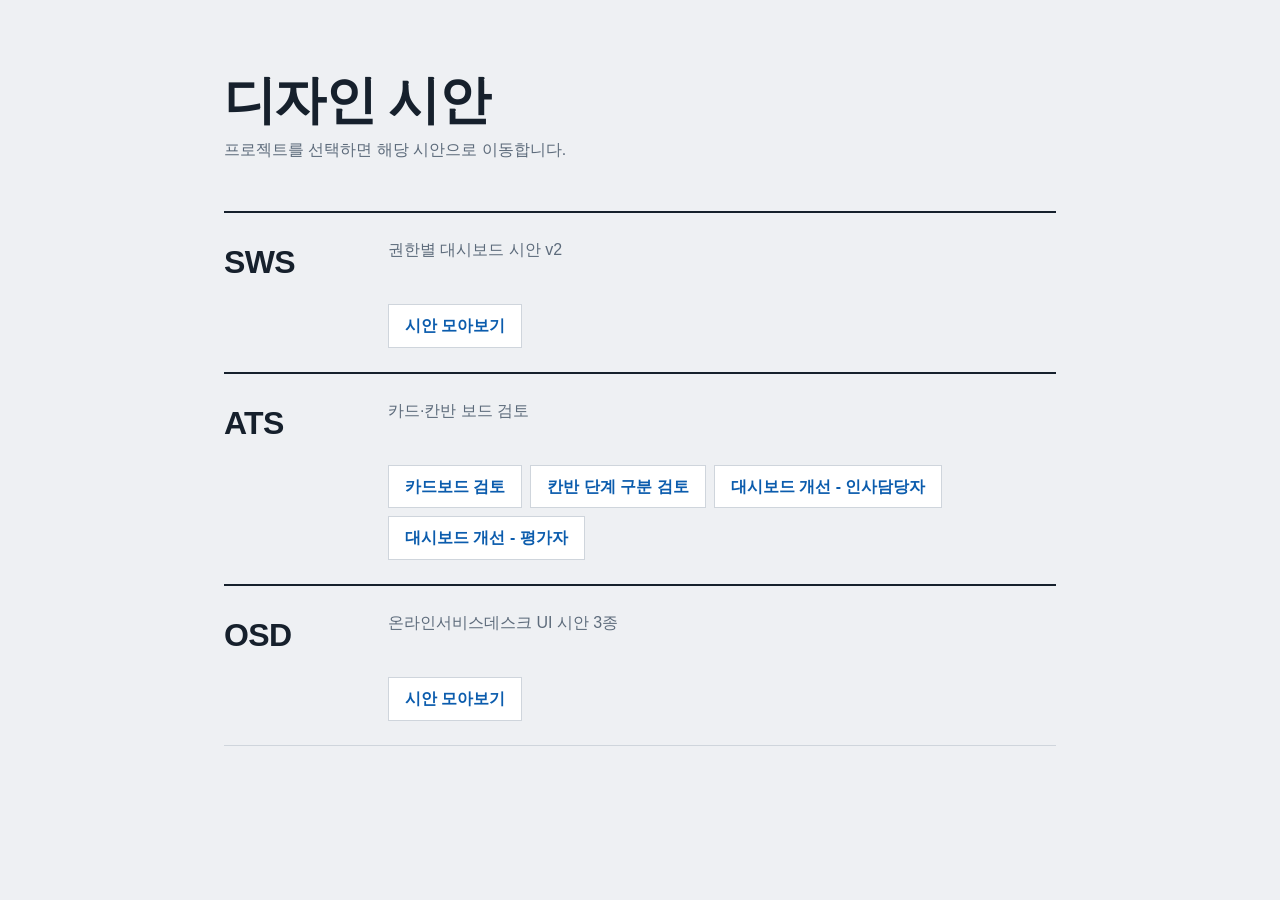
<file: index.html>
<!doctype html>
<html lang="ko">
<head>
<meta charset="utf-8">
<meta name="viewport" content="width=device-width, initial-scale=1">
<title>디자인 시안 모음</title>
<style>
:root{--bg:#eef0f3;--ink:#16202c;--sub:#5d6b7b;--line:#cfd5dc;--accent:#0b5cad;--card:#fff}
@media(prefers-color-scheme:dark){:root{--bg:#10151b;--ink:#e8ecf0;--sub:#8b98a6;--line:#2a333d;--accent:#6db3f2;--card:#171e26}}
*{box-sizing:border-box}
body{margin:0;min-height:100vh;background:var(--bg);color:var(--ink);font:16px/1.6 "Pretendard","Malgun Gothic",sans-serif}
main{max-width:880px;margin:auto;padding:72px 24px}
h1{font-size:clamp(32px,6vw,52px);letter-spacing:-.03em;line-height:1.1;margin:0 0 8px}
.lead{color:var(--sub);margin:0 0 48px}
.project{display:grid;grid-template-columns:140px 1fr;gap:8px 24px;padding:24px 0;border-top:2px solid var(--ink)}
.project:last-child{border-bottom:1px solid var(--line)}
h2{margin:0;font-size:32px;letter-spacing:-.02em}
.desc{margin:0;color:var(--sub);grid-column:2}
ul{grid-column:2;list-style:none;margin:8px 0 0;padding:0;display:flex;flex-wrap:wrap;gap:8px}
a{display:block;padding:8px 16px;background:var(--card);border:1px solid var(--line);color:var(--accent);text-decoration:none;font-weight:600}
a:hover{border-color:var(--accent)}
a:focus-visible{outline:3px solid var(--accent);outline-offset:2px}
@media(max-width:600px){.project{grid-template-columns:1fr}.desc,ul{grid-column:1}}
</style>
</head>
<body>
<main>
<h1>디자인 시안</h1>
<p class="lead">프로젝트를 선택하면 해당 시안으로 이동합니다.</p>

<section class="project">
<h2>SWS</h2>
<p class="desc">권한별 대시보드 시안 v2</p>
<ul><li><a href="sws/index.html">시안 모아보기</a></li></ul>
</section>

<section class="project">
<h2>ATS</h2>
<p class="desc">카드·칸반 보드 검토</p>
<ul>
<li><a href="ats/card-review.html">카드보드 검토</a></li>
<li><a href="ats/kanban-review.html">칸반 단계 구분 검토</a></li>
<li><a href="ats/dashboard-hr-redesign.html">대시보드 개선 - 인사담당자</a></li>
<li><a href="ats/dashboard-evaluator-redesign.html">대시보드 개선 - 평가자</a></li>
</ul>
</section>

<section class="project">
<h2>OSD</h2>
<p class="desc">온라인서비스데스크 UI 시안 3종</p>
<ul><li><a href="osd/index.html">시안 모아보기</a></li></ul>
</section>
</main>
</body>
</html>
</file>
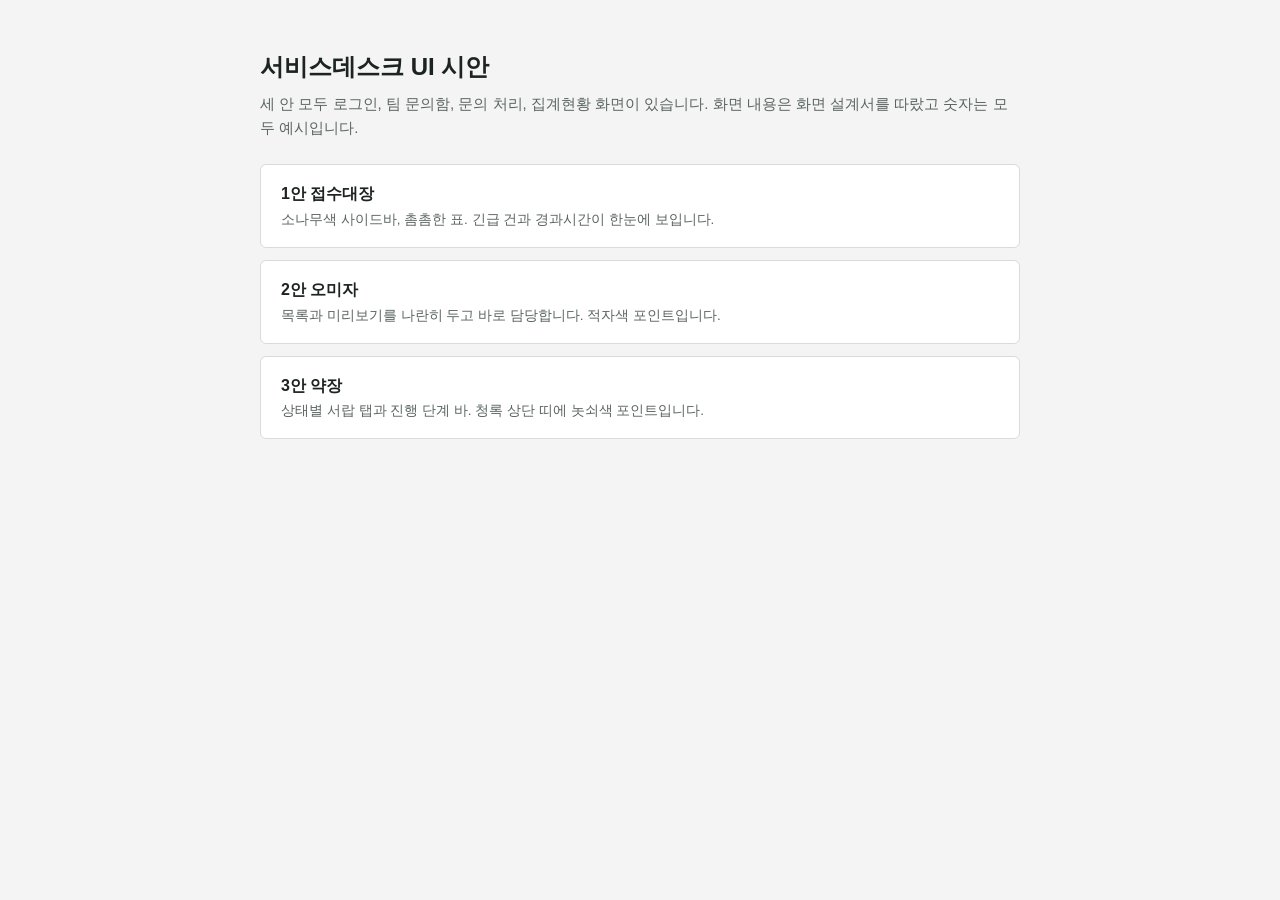
<file: osd/index.html>
<!-- 서비스데스크 UI 시안 3종을 고르는 시작 페이지 -->
<!doctype html>
<html lang="ko">
<head>
<meta charset="utf-8">
<meta name="viewport" content="width=device-width, initial-scale=1">
<title>서비스데스크 UI 시안</title>
<style>
  body { margin: 0; font: 15px/1.6 'Malgun Gothic', sans-serif; color: #1c2321; background: #f3f4f3; }
  main { max-width: 760px; margin: 0 auto; padding: 48px 20px; }
  h1 { font-size: 24px; margin: 0 0 6px; }
  p { margin: 0 0 24px; color: #5b6562; }
  ul { list-style: none; margin: 0; padding: 0; display: grid; gap: 12px; }
  a { display: block; padding: 16px 20px; background: #fff; border: 1px solid #d8dcda; border-radius: 6px; color: inherit; text-decoration: none; }
  a:hover { border-color: #1b6b50; }
  a:focus-visible { outline: 2px solid #2b7bd6; outline-offset: 2px; }
  b { display: block; font-size: 16px; }
  span { color: #5b6562; font-size: 13.5px; }
</style>
</head>
<body>
<main>
  <h1>서비스데스크 UI 시안</h1>
  <p>세 안 모두 로그인, 팀 문의함, 문의 처리, 집계현황 화면이 있습니다. 화면 내용은 화면 설계서를 따랐고 숫자는 모두 예시입니다.</p>
  <ul>
    <li><a href="v1-ledger/index.html"><b>1안 접수대장</b><span>소나무색 사이드바, 촘촘한 표. 긴급 건과 경과시간이 한눈에 보입니다.</span></a></li>
    <li><a href="v2-omija/index.html"><b>2안 오미자</b><span>목록과 미리보기를 나란히 두고 바로 담당합니다. 적자색 포인트입니다.</span></a></li>
    <li><a href="v3-yakjang/index.html"><b>3안 약장</b><span>상태별 서랍 탭과 진행 단계 바. 청록 상단 띠에 놋쇠색 포인트입니다.</span></a></li>
  </ul>
</main>
</body>
</html>
</file>
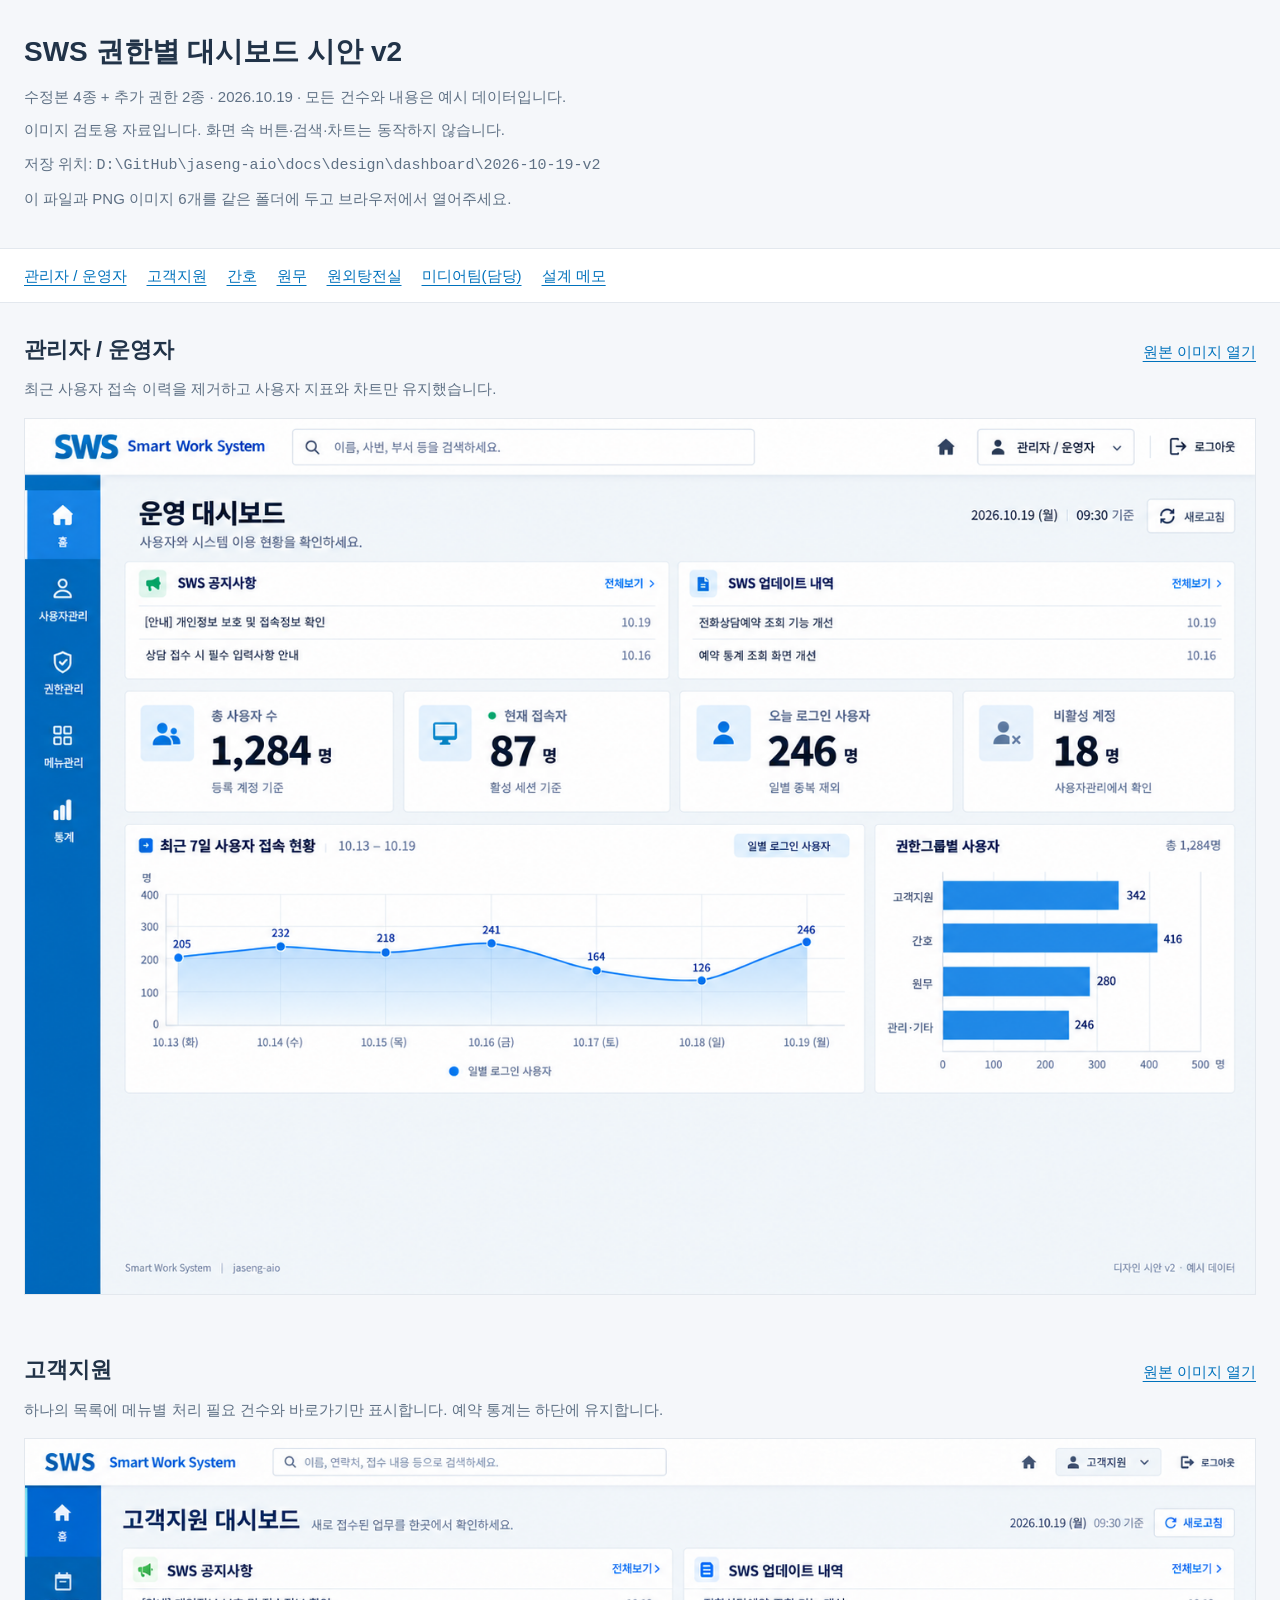
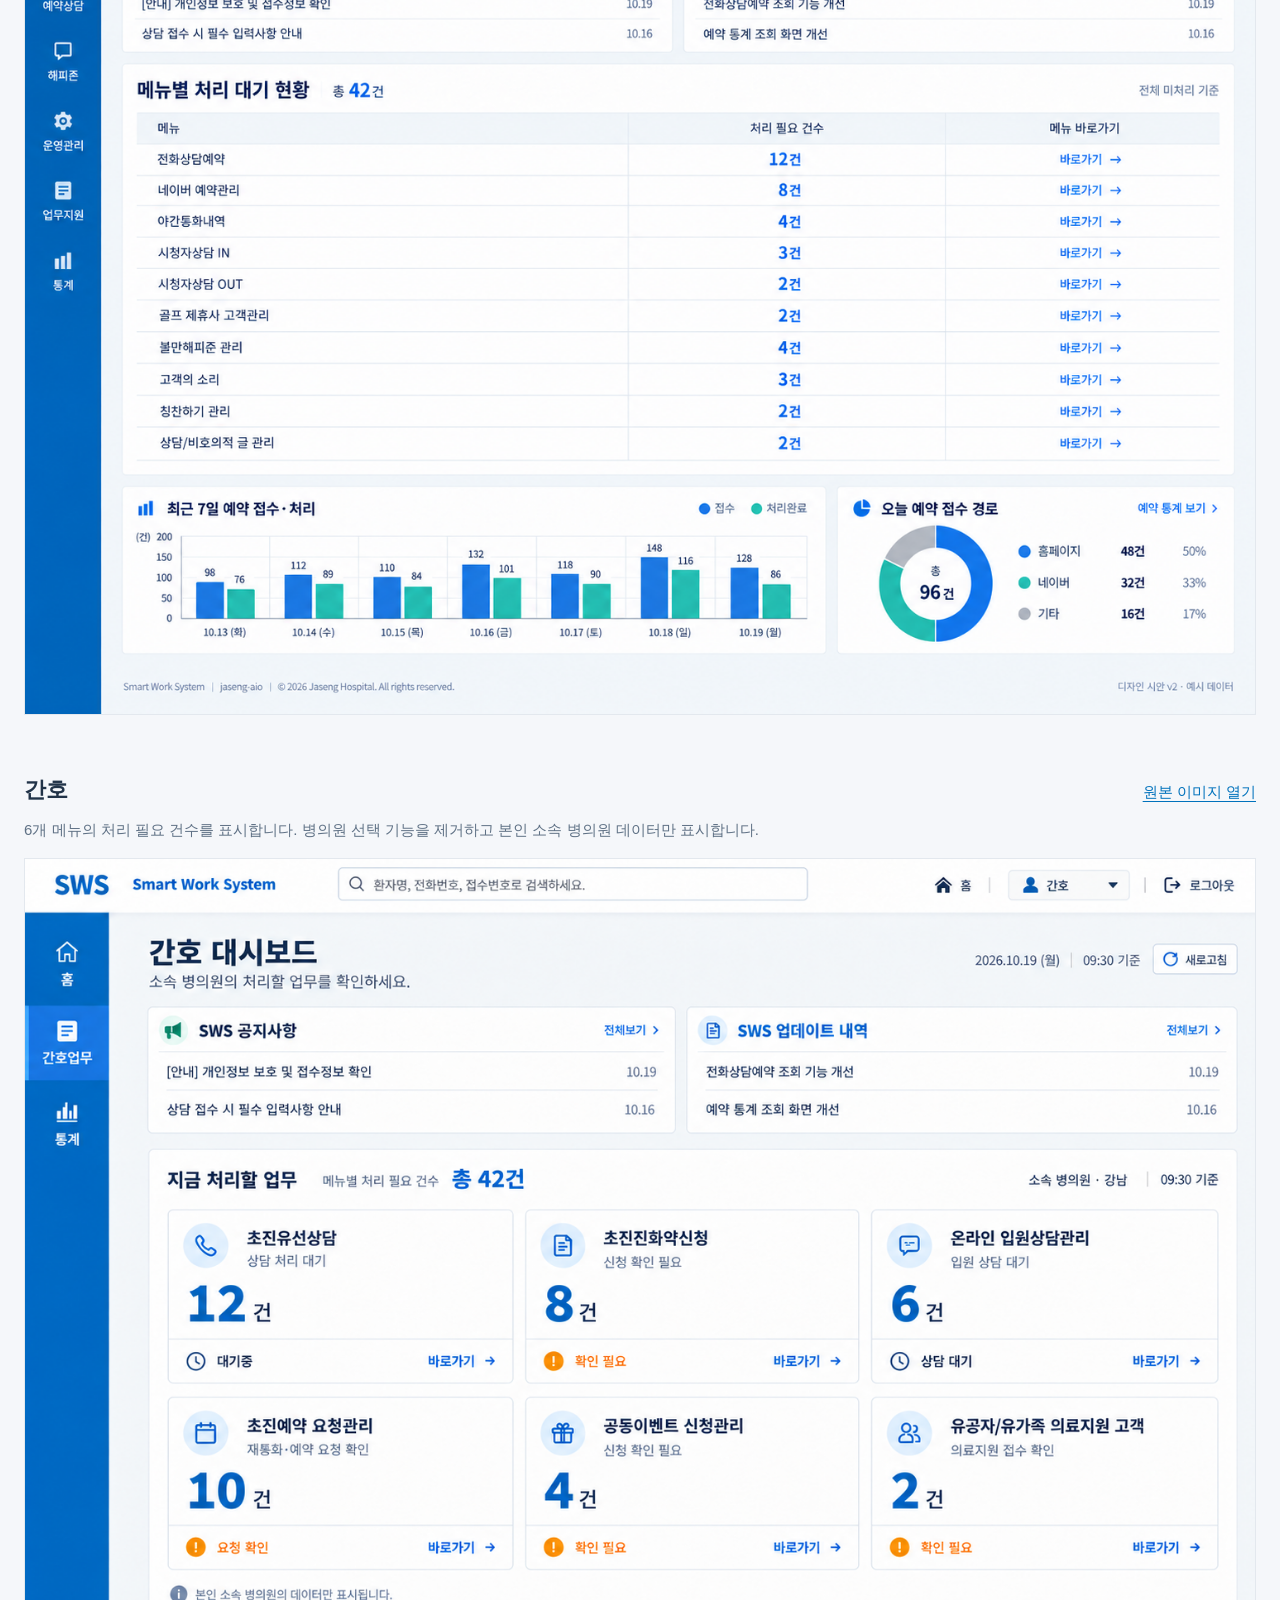
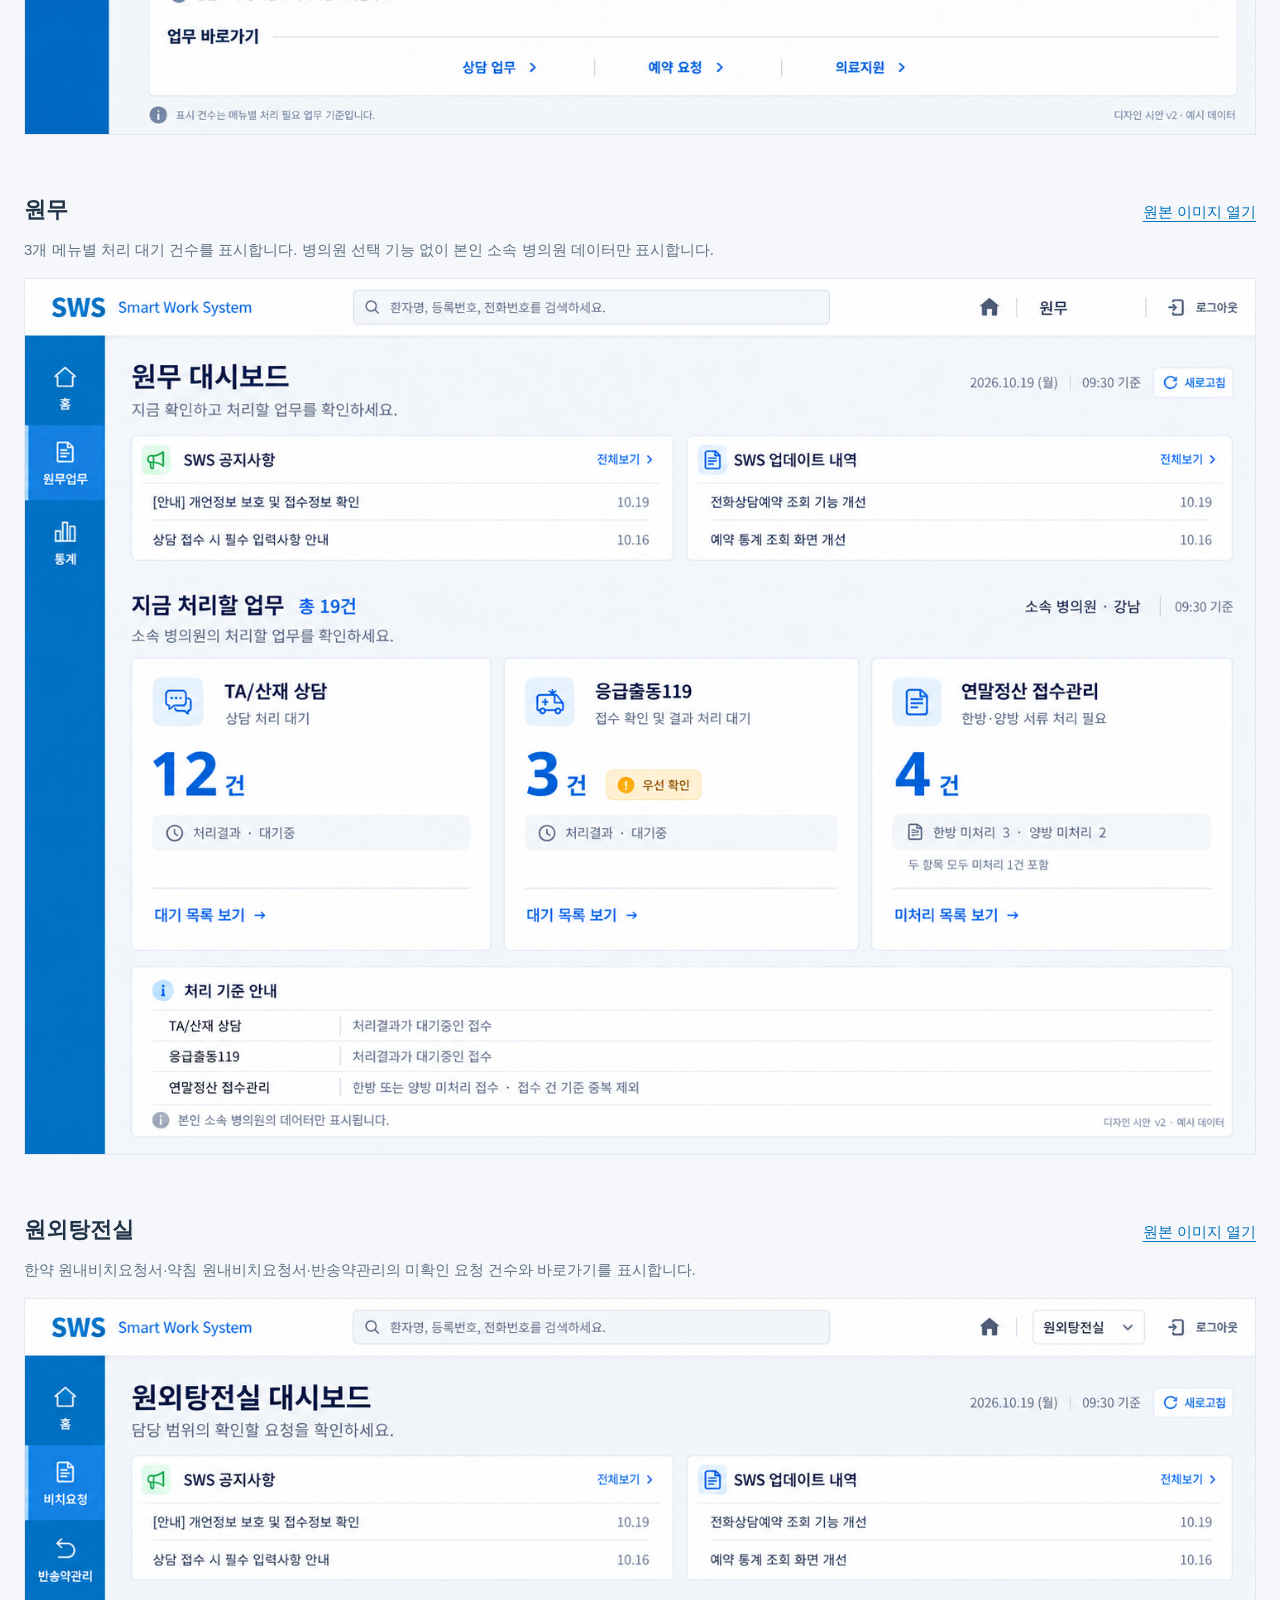
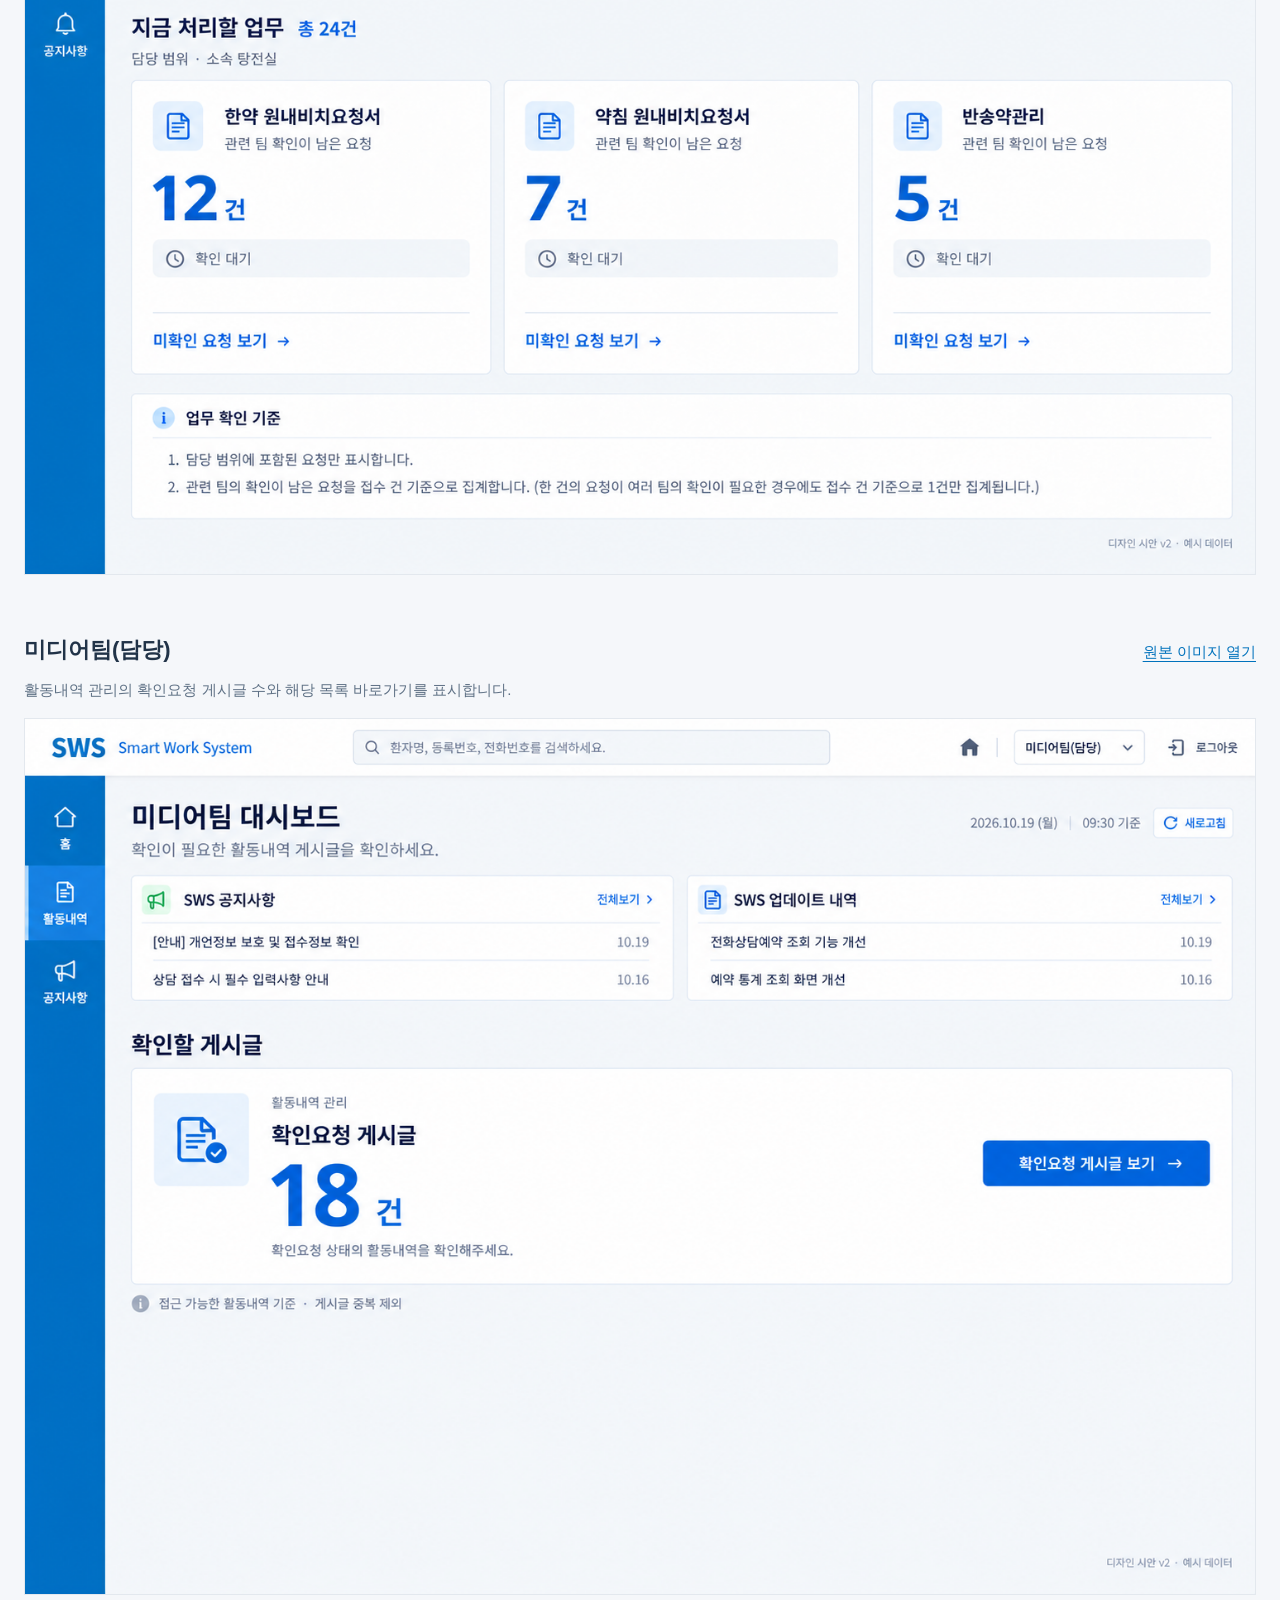
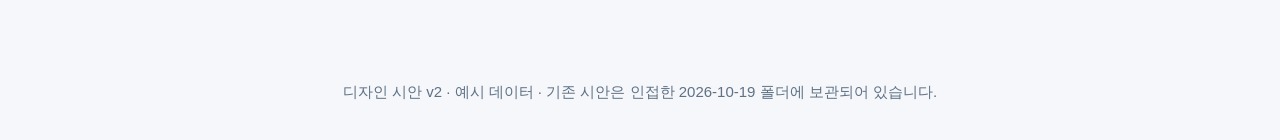
<file: sws/index.html>
<!doctype html>
<html lang="ko">
<head>
<meta charset="utf-8">
<meta name="viewport" content="width=device-width, initial-scale=1">
<title>SWS 권한별 대시보드 시안 v2</title>
<style>
*{box-sizing:border-box}html{scroll-padding-top:100px;scroll-behavior:smooth}
body{margin:0;background:#f5f7fa;color:#213348;font:15px/1.7 "Malgun Gothic",sans-serif}
header,main{max-width:1480px;margin:auto;padding:28px 24px}h1{font-size:28px;margin:0 0 8px}h2{font-size:22px;margin:0}p{margin:8px 0}
.meta,header p{color:#5f7185}nav{position:sticky;top:0;z-index:1;padding:14px 24px;background:white;border-block:1px solid #e3e8ee}
nav div{max-width:1432px;margin:auto;display:flex;gap:20px;flex-wrap:wrap}a{color:#0072bc;text-underline-offset:4px}
a:focus-visible{outline:3px solid #0072bc;outline-offset:5px}
section{margin-bottom:56px}.caption{display:flex;align-items:baseline;justify-content:space-between;gap:8px;flex-wrap:wrap}
img{display:block;width:100%;height:auto;margin-top:16px;border:1px solid #e3e8ee}
footer{padding:0 24px 36px;color:#5f7185;text-align:center}code{overflow-wrap:anywhere}
@media(prefers-reduced-motion:reduce){html{scroll-behavior:auto}}
</style>
</head>
<body>
<header>
<h1>SWS 권한별 대시보드 시안 v2</h1>
<p>수정본 4종 + 추가 권한 2종 · 2026.10.19 · 모든 건수와 내용은 예시 데이터입니다.</p>
<p>이미지 검토용 자료입니다. 화면 속 버튼·검색·차트는 동작하지 않습니다.</p>
<p>저장 위치: <code>D:\GitHub\jaseng-aio\docs\design\dashboard\2026-10-19-v2</code></p>
<p>이 파일과 PNG 이미지 6개를 같은 폴더에 두고 브라우저에서 열어주세요.</p>
</header>
<nav aria-label="권한별 시안 이동"><div>
<a href="#admin">관리자 / 운영자</a>
<a href="#support">고객지원</a>
<a href="#nursing">간호</a>
<a href="#frontoffice">원무</a>
<a href="#herb">원외탕전실</a>
<a href="#media">미디어팀(담당)</a>
<a href="README.md">설계 메모</a>
</div></nav>
<main>
<section id="admin" aria-labelledby="admin-title">
<div class="caption"><h2 id="admin-title">관리자 / 운영자</h2><a href="admin-operator.png" target="_blank" rel="noopener">원본 이미지 열기</a></div>
<p class="meta">최근 사용자 접속 이력을 제거하고 사용자 지표와 차트만 유지했습니다.</p>
<a href="admin-operator.png" target="_blank" rel="noopener"><img src="admin-operator.png" width="1487" height="1058" alt="관리자 / 운영자 대시보드 시안 v2. 최근 사용자 접속 이력을 제거하고 사용자 지표와 차트만 유지했습니다."></a>
</section>
<section id="support" aria-labelledby="support-title">
<div class="caption"><h2 id="support-title">고객지원</h2><a href="customer-support.png" target="_blank" rel="noopener">원본 이미지 열기</a></div>
<p class="meta">하나의 목록에 메뉴별 처리 필요 건수와 바로가기만 표시합니다. 예약 통계는 하단에 유지합니다.</p>
<a href="customer-support.png" target="_blank" rel="noopener"><img src="customer-support.png" loading="lazy" width="1487" height="1058" alt="고객지원 대시보드 시안 v2. 하나의 목록에 메뉴별 처리 필요 건수와 바로가기만 표시합니다. 예약 통계는 하단에 유지합니다."></a>
</section>
<section id="nursing" aria-labelledby="nursing-title">
<div class="caption"><h2 id="nursing-title">간호</h2><a href="nursing.png" target="_blank" rel="noopener">원본 이미지 열기</a></div>
<p class="meta">6개 메뉴의 처리 필요 건수를 표시합니다. 병의원 선택 기능을 제거하고 본인 소속 병의원 데이터만 표시합니다.</p>
<a href="nursing.png" target="_blank" rel="noopener"><img src="nursing.png" loading="lazy" width="1487" height="1058" alt="간호 대시보드 시안 v2. 6개 메뉴의 처리 필요 건수를 표시합니다. 병의원 선택 기능을 제거하고 본인 소속 병의원 데이터만 표시합니다."></a>
</section>
<section id="frontoffice" aria-labelledby="frontoffice-title">
<div class="caption"><h2 id="frontoffice-title">원무</h2><a href="front-office.png" target="_blank" rel="noopener">원본 이미지 열기</a></div>
<p class="meta">3개 메뉴별 처리 대기 건수를 표시합니다. 병의원 선택 기능 없이 본인 소속 병의원 데이터만 표시합니다.</p>
<a href="front-office.png" target="_blank" rel="noopener"><img src="front-office.png" loading="lazy" width="1487" height="1058" alt="원무 대시보드 시안 v2. 3개 메뉴별 처리 대기 건수를 표시합니다. 병의원 선택 기능 없이 본인 소속 병의원 데이터만 표시합니다."></a>
</section>
<section id="herb" aria-labelledby="herb-title">
<div class="caption"><h2 id="herb-title">원외탕전실</h2><a href="external-dispensary.png" target="_blank" rel="noopener">원본 이미지 열기</a></div>
<p class="meta">한약 원내비치요청서·약침 원내비치요청서·반송약관리의 미확인 요청 건수와 바로가기를 표시합니다.</p>
<a href="external-dispensary.png" target="_blank" rel="noopener"><img src="external-dispensary.png" loading="lazy" width="1487" height="1058" alt="원외탕전실 대시보드 시안 v2. 한약 원내비치요청서·약침 원내비치요청서·반송약관리의 미확인 요청 건수와 바로가기를 표시합니다."></a>
</section>
<section id="media" aria-labelledby="media-title">
<div class="caption"><h2 id="media-title">미디어팀(담당)</h2><a href="media-manager.png" target="_blank" rel="noopener">원본 이미지 열기</a></div>
<p class="meta">활동내역 관리의 확인요청 게시글 수와 해당 목록 바로가기를 표시합니다.</p>
<a href="media-manager.png" target="_blank" rel="noopener"><img src="media-manager.png" loading="lazy" width="1487" height="1058" alt="미디어팀(담당) 대시보드 시안 v2. 활동내역 관리의 확인요청 게시글 수와 해당 목록 바로가기를 표시합니다."></a>
</section>
</main>
<footer>디자인 시안 v2 · 예시 데이터 · 기존 시안은 인접한 2026-10-19 폴더에 보관되어 있습니다.</footer>
</body>
</html>
</file>
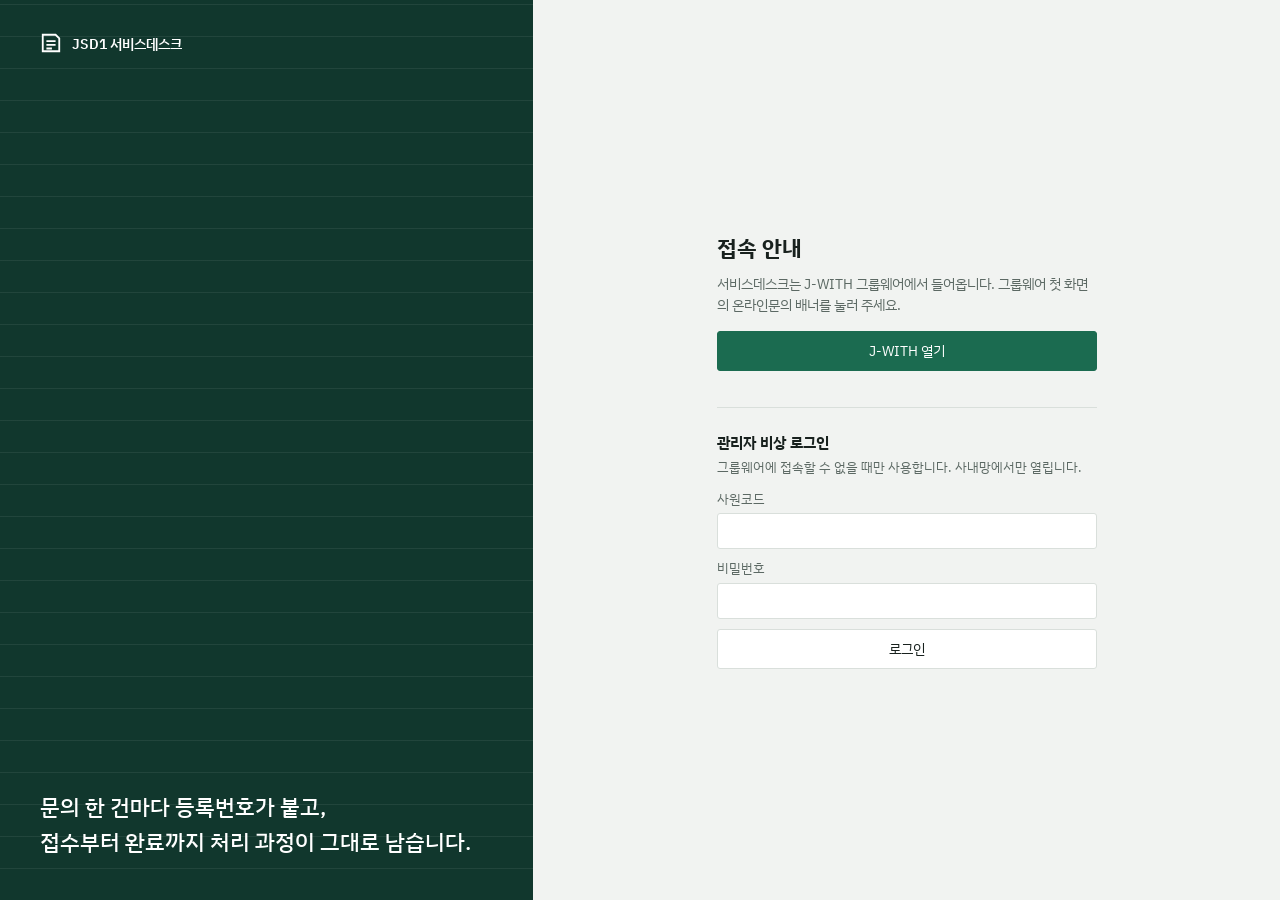
<file: osd/v1-ledger/index.html>
<!-- 1안 접수대장: 표 중심의 밀도 높은 헬프데스크 관리자 화면 (로그인·목록·처리·통계) -->
<!doctype html>
<html lang="ko">
<head>
<meta charset="utf-8">
<meta name="viewport" content="width=device-width, initial-scale=1">
<title>서비스데스크 시안 1 접수대장</title>
<link rel="preconnect" href="https://fonts.googleapis.com">
<link rel="stylesheet" href="https://fonts.googleapis.com/css2?family=IBM+Plex+Sans+KR:wght@400;500;600&display=swap">
<link rel="stylesheet" href="style.css">
</head>
<body>

<!-- 로그인 (SCR-00) -->
<section class="login" data-screen="login">
  <div class="login-art">
    <div class="brand"><svg class="mark" viewBox="0 0 24 24" aria-hidden="true"><path d="M3 3h14l4 4v14H3z" fill="none" stroke="currentColor" stroke-width="2"/><path d="M7 10h10M7 14h10M7 18h6" stroke="currentColor" stroke-width="2"/></svg><span>JSD1 서비스데스크</span></div>
    <p class="login-line">문의 한 건마다 등록번호가 붙고,<br>접수부터 완료까지 처리 과정이 그대로 남습니다.</p>
  </div>
  <div class="login-body">
    <div class="login-box">
      <h1>접속 안내</h1>
      <p>서비스데스크는 J-WITH 그룹웨어에서 들어옵니다. 그룹웨어 첫 화면의 온라인문의 배너를 눌러 주세요.</p>
      <a class="btn pri wide" href="#list">J-WITH 열기</a>

      <h2>관리자 비상 로그인</h2>
      <p class="hint">그룹웨어에 접속할 수 없을 때만 사용합니다. 사내망에서만 열립니다.</p>
      <form onsubmit="location.hash='list';return false">
        <label>사원코드<input type="text" autocomplete="username" required></label>
        <label>비밀번호<input type="password" autocomplete="current-password" required></label>
        <button class="btn wide" type="submit">로그인</button>
      </form>
    </div>
  </div>
</section>

<div class="shell">
  <header class="top">
    <a class="brand" href="#list"><svg class="mark" viewBox="0 0 24 24" aria-hidden="true"><path d="M3 3h14l4 4v14H3z" fill="none" stroke="currentColor" stroke-width="2"/><path d="M7 10h10M7 14h10M7 18h6" stroke="currentColor" stroke-width="2"/></svg><span>JSD1 서비스데스크</span></a>
    <label class="gsearch"><span data-i="search"></span><input type="search" placeholder="등록번호, 내용, 요청자 검색"></label>
    <div class="top-r">
      <button class="icon-btn" aria-label="알림"><span data-i="bell"></span><i class="dot"></i></button>
      <div class="user"><b>정다은 프로</b><span>인사지원팀, 마스터</span></div>
      <a class="btn sm" href="#login">로그아웃</a>
    </div>
  </header>

  <nav class="side" aria-label="주 메뉴">
    <a href="#"><span data-i="dash"></span>현황 대시보드</a>
    <p class="grp">문의</p>
    <a href="#list" data-nav="list"><span data-i="inbox"></span>팀 문의함<em class="n">5</em></a>
    <a href="#"><span data-i="help"></span>미분류 문의함<em class="n">7</em></a>
    <p class="grp">현황</p>
    <a href="#"><span data-i="list"></span>처리현황</a>
    <a href="#stats" data-nav="stats"><span data-i="chart"></span>집계현황</a>
    <p class="grp">관리</p>
    <a href="#"><span data-i="gear"></span>카테고리·문의유형</a>
    <a href="#"><span data-i="gear"></span>사용자</a>
    <a href="#"><span data-i="gear"></span>역할·메뉴·직책</a>
    <a href="#"><span data-i="gear"></span>SSO 설정</a>
    <a href="#"><span data-i="gear"></span>운영 설정</a>
  </nav>

  <main>
    <!-- 팀 문의함 (SCR-A02) -->
    <section data-screen="list">
      <div class="head"><h1>팀 문의함</h1><p>접수된 문의 11건 중 담당자가 정해지지 않은 문의는 5건입니다.</p></div>
      <form class="filters" onsubmit="return false">
        <label>팀<select><option>의료정보1팀</option><option>의료정보2팀</option></select></label>
        <label>등록기간<input type="date" value="2026-10-26"> ~ <input type="date" value="2026-11-26"></label>
        <label>진행상태<select><option>전체</option><option>등록</option><option>접수</option><option>처리중</option><option>보류</option><option>완료</option></select></label>
        <label>문의유형<select><option>전체</option><option>사용문의</option><option>오류문의</option><option>개선문의</option><option>요청</option></select></label>
        <label class="chk"><input type="checkbox">긴급만</label>
        <label class="grow">검색어<input type="search" placeholder="등록번호, 내용, 요청자"></label>
        <span class="acts"><button class="btn" type="reset">초기화</button><button class="btn pri" type="submit">조회</button></span>
      </form>
      <div class="tabs" role="tablist"><a role="tab" aria-selected="false" href="#">미배정<span>5</span></a><a role="tab" aria-selected="true" href="#">팀 전체<span>11</span></a></div>
      <div class="scroll">
        <table class="tbl">
          <thead><tr><th class="c">등록번호</th><th>문의 요약</th><th>요청자</th><th>소속</th><th>업무</th><th class="c">문의유형</th><th class="c">등록일시</th><th class="r">경과</th><th>담당자</th><th class="c">상태</th><th class="c">동작</th></tr></thead>
          <tbody id="rows"></tbody>
        </table>
      </div>
      <p class="foot">총 11건, 20건씩 보기</p>
    </section>

    <!-- 문의 처리 상세 (SCR-A04) -->
    <section data-screen="detail">
      <div class="head row">
        <div><a class="back" href="#list">팀 문의함</a><h1>2026-000129 <span id="dst"></span></h1><p>의료정보실 &gt; 의료정보1팀 &gt; EMR, 오류문의</p></div>
        <div class="acts"><button class="btn">반납</button><button class="btn">이관</button><button class="btn">보류</button><button class="btn pri">완료 처리</button></div>
      </div>
      <div class="cols">
        <div class="stack">
          <div class="box">
            <h2>문의 내용</h2>
            <dl class="kv">
              <dt>요청자</dt><dd>이도윤 원장 (대전병원 진료부)</dd>
              <dt>연락처</dt><dd>042-1234-5678, dy.lee@example.co.kr</dd>
              <dt>내용</dt><dd class="pre" id="dtext"></dd>
              <dt>첨부</dt><dd><span data-i="clip"></span> 처방화면_캡처.png (212KB)</dd>
            </dl>
          </div>
          <div class="box">
            <h2>처리 이력</h2>
            <ol class="tl" id="tl"></ol>
          </div>
          <form class="box reply" onsubmit="return false">
            <div class="rtabs"><button type="button" class="on" data-m="reply">답변</button><button type="button" data-m="memo">내부메모</button></div>
            <textarea rows="4" placeholder="요청자에게 보낼 답변을 입력합니다."></textarea>
            <div class="rbar"><button class="btn sm" type="button"><span data-i="clip"></span>파일 첨부</button><button class="btn pri" type="submit">등록</button></div>
          </form>
        </div>
        <aside class="box side-info">
          <h2>처리 정보</h2>
          <dl class="kv narrow">
            <dt>상태</dt><dd>처리중</dd>
            <dt>담당자</dt><dd>홍길동 프로 <button class="btn sm">재배정</button></dd>
            <dt>업무</dt><dd><select><option>EMR</option><option>처방전달</option></select></dd>
            <dt>문의유형</dt><dd><select><option>오류문의</option><option>사용문의</option></select></dd>
            <dt>긴급</dt><dd><label class="chk"><input type="checkbox">긴급 문의로 처리</label></dd>
            <dt>첫 응답</dt><dd>완료, 15분</dd>
            <dt>완료 목표</dt><dd>남은 1일 2시간<span class="gauge"><i style="width:22%"></i></span></dd>
            <dt>누적 보류</dt><dd>없음</dd>
            <dt>이관 이력</dt><dd>없음</dd>
          </dl>
        </aside>
      </div>
    </section>

    <!-- 집계현황 (SCR-S02) -->
    <section data-screen="stats">
      <div class="head row"><div><h1>집계현황</h1><p>2026년 1월부터 11월까지, 전체 팀 기준입니다.</p></div><button class="btn"><span data-i="down"></span>엑셀 다운로드</button></div>
      <form class="filters" onsubmit="return false">
        <label>기간 단위<span class="radios"><label><input type="radio" name="u">일</label><label><input type="radio" name="u" checked>월</label><label><input type="radio" name="u">분기</label></span></label>
        <label>기간<input type="month" value="2026-01"> ~ <input type="month" value="2026-11"></label>
        <label>집계기준<select><option>팀</option><option>담당자</option><option>업무</option><option>문의유형</option><option>요청자 소속</option></select></label>
        <span class="acts"><button class="btn pri" type="submit">조회</button></span>
      </form>
      <div class="metrics" id="metrics"></div>
      <div class="charts">
        <div class="box"><h2>월별 접수와 완료</h2><div class="legend"><i class="lg-bar"></i>접수<i class="lg-line"></i>완료</div><div id="trend" class="chart"></div></div>
        <div class="box"><h2>만족도 분포</h2><div id="donut" class="donut"></div><ul class="sat" id="sat"></ul></div>
      </div>
      <div class="box flush">
        <h2 class="pad">팀별 지표</h2>
        <div class="scroll"><table class="tbl">
          <thead><tr><th>팀</th><th class="r">접수</th><th class="r">완료</th><th class="r">미처리</th><th class="r">보류</th><th class="r">완료율</th><th class="r">평균 첫 응답</th><th class="r">평균 처리소요</th><th class="r">목표 준수율</th><th class="r">만족도</th><th class="r">응답 수</th></tr></thead>
          <tbody id="mx"></tbody>
        </table></div>
      </div>
    </section>
  </main>
</div>

<script src="../_shared/data.js"></script>
<script>
const D = DESK;
const tag = (r) => (r.urgent ? '<span class="tag red">긴급</span>' : '') + (r.priv ? '<span class="tag">비공개</span>' : '');
document.getElementById('rows').innerHTML = D.rows.map((r) => `
  <tr class="${r.urgent ? 'urgent' : ''}">
    <td class="c"><a class="lnk" href="#detail">${r.no}</a></td>
    <td><span class="sum" title="${r.text}">${r.text}</span>${tag(r)}</td>
    <td>${r.who}</td><td>${r.org} ${r.dept}</td><td>${r.task}</td><td class="c">${r.type}</td>
    <td class="c">${r.at.slice(5)}</td>
    <td class="r ${r.pct > 1 ? 'over' : ''}">${r.age}${r.age && r.st !== 'hold' ? `<span class="gauge ${r.pct > 1 ? 'over' : ''}"><i style="width:${Math.min(r.pct, 1) * 100}%"></i></span>` : ''}</td>
    <td>${r.owner || '—'}</td><td class="c">${D.badge(r.st)}</td>
    <td class="c">${!r.owner && r.st === 'reg' ? '<button class="btn sm pri">내가 할게요</button> <button class="btn sm">배정</button>' : ''}</td>
  </tr>`).join('');

document.getElementById('dst').innerHTML = D.badge('prog');
document.getElementById('dtext').textContent = D.detail.text;
const kindName = { req: '등록', sys: '시스템', reply: '답변', cmt: '댓글', memo: '내부메모' };
document.getElementById('tl').innerHTML = D.detail.timeline.map((t) => `
  <li class="${t.k}"><time>${t.at.slice(5)}</time><span class="kd">${kindName[t.k]}</span>
  <div>${t.who ? `<b>${t.who}</b>` : ''}${t.k === 'memo' ? '<em>요청자에게 보이지 않음</em>' : ''}<p>${t.text}</p></div></li>`).join('');
document.querySelectorAll('.rtabs button').forEach((b) => b.onclick = () => {
  document.querySelectorAll('.rtabs button').forEach((x) => x.classList.toggle('on', x === b));
  const f = b.closest('.reply'); f.classList.toggle('memo', b.dataset.m === 'memo');
  f.querySelector('textarea').placeholder = b.dataset.m === 'memo' ? '담당자끼리만 보는 메모입니다. 요청자에게 보이지 않습니다.' : '요청자에게 보낼 답변을 입력합니다.';
});

document.getElementById('metrics').innerHTML = D.metrics.map(([k, v, u]) => `<div><span>${k}</span><b>${v}<small>${u}</small></b></div>`).join('');
D.trend(document.getElementById('trend'));
D.donut(document.getElementById('donut'));
document.getElementById('sat').innerHTML = D.sat.map((s) => `<li><i class="a${s.k}"></i>${s.k}점<b>${s.n}명</b></li>`).join('');
const sum = (k) => D.teams.reduce((a, t) => a + t[k], 0);
document.getElementById('mx').innerHTML = D.teams.map((t) => `<tr><td>${t.n}</td><td class="r">${t.recv}</td><td class="r">${t.done}</td><td class="r">${t.open}</td><td class="r">${t.hold}</td><td class="r">${t.rate}</td><td class="r">${t.first}</td><td class="r">${t.span}</td><td class="r ${parseFloat(t.sla) < 90 ? 'over' : ''}">${t.sla}</td><td class="r">${t.sat}</td><td class="r">${t.cnt}</td></tr>`).join('')
  + `<tr class="total"><td>합계</td><td class="r">${sum('recv')}</td><td class="r">${sum('done')}</td><td class="r">${sum('open')}</td><td class="r">${sum('hold')}</td><td class="r">97.3%</td><td class="r">1시간 03분</td><td class="r">1.3일</td><td class="r">92.3%</td><td class="r">4.4</td><td class="r">${sum('cnt')}</td></tr>`;
D.init();
</script>
</body>
</html>
</file>
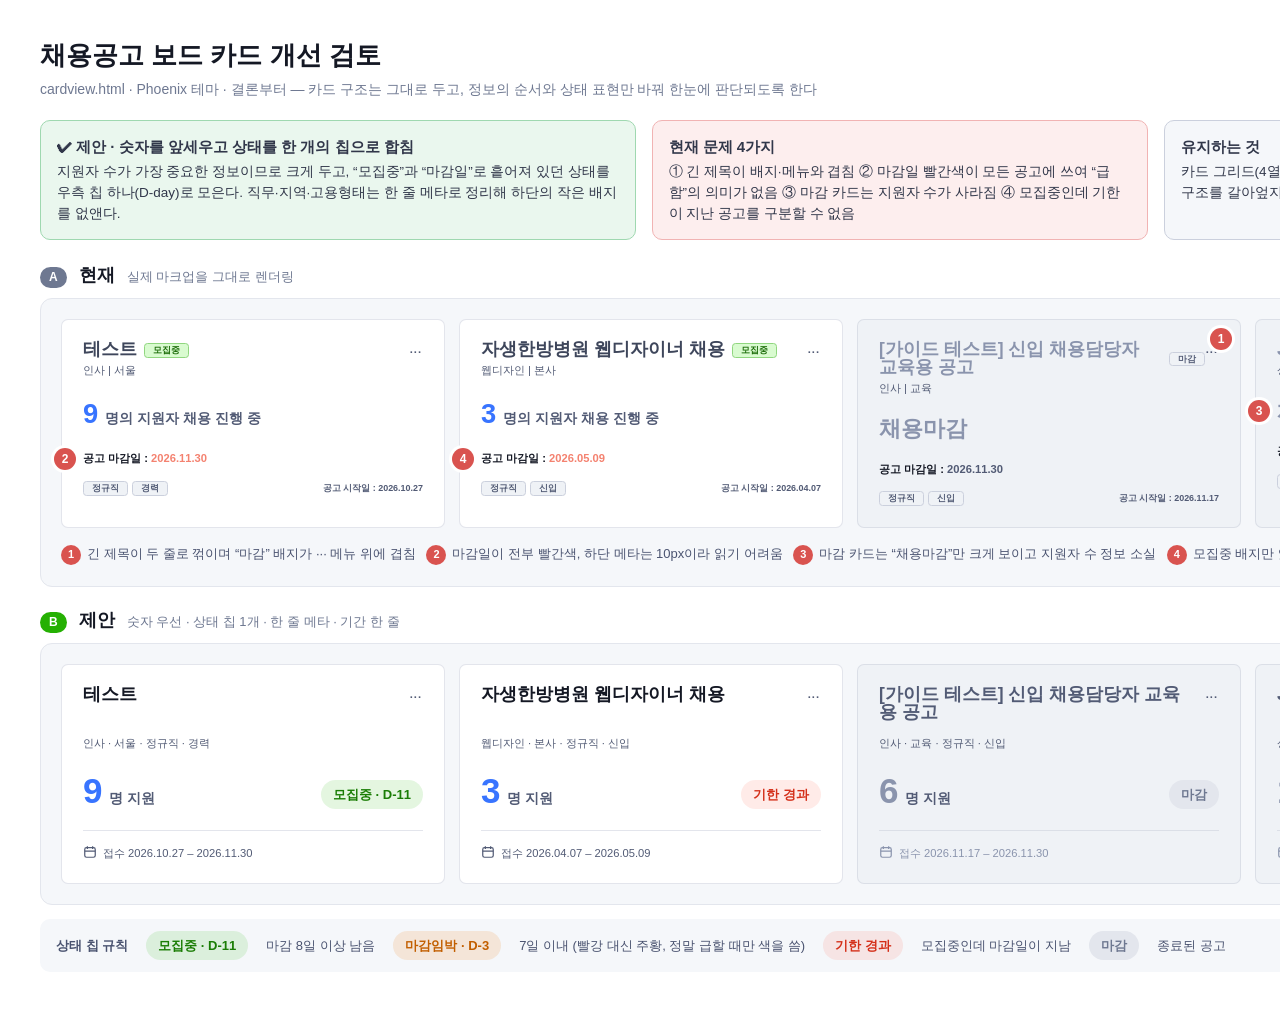
<file: ats/card-review.html>
<!doctype html><html lang="ko"><head><meta charset="utf-8"><title>카드보드 검토</title>
<link rel="stylesheet" href="assets/theme.css">
<link rel="stylesheet" href="assets/user.css">
<style>
body{width:1700px;padding:36px 40px 40px;background:#fff;font-family:"Noto Sans KR","Malgun Gothic",sans-serif}
.ttl{font-size:26px;font-weight:700;color:#141824;margin:0 0 4px}
.sub{color:#6e7891;font-size:14px;margin-bottom:20px}
.vd{display:grid;grid-template-columns:1.2fr 1fr 1fr;gap:16px;margin-bottom:26px}
.v{border:1px solid #cbd0dd;border-radius:10px;padding:14px 16px;font-size:13.5px;line-height:1.55;background:#f5f7fa}
.v b{display:block;font-size:15px;margin-bottom:4px}
.v.g{background:#eaf7ee;border-color:#9fd8b0}
.v.r{background:#fdeeee;border-color:#f1b3b3}
.ph{display:flex;align-items:baseline;gap:12px;margin:0 0 10px}
.tag{font-size:12px;font-weight:700;padding:2px 9px;border-radius:99px;color:#fff}
.ta{background:#6e7891}.tb{background:#25b003}
.ph h2{margin:0;font-size:18px;color:#141824}.ph span.d{font-size:13px;color:#6e7891}
.stage{background:#f5f7fa;border:1px solid #e3e6ed;border-radius:12px;padding:20px;margin-bottom:24px}
.mk{position:absolute;z-index:5;width:22px;height:22px;border-radius:50%;background:#d9534f;color:#fff;font-size:12px;font-weight:700;display:flex;align-items:center;justify-content:center;box-shadow:0 0 0 3px #fff}
.recruit-card{cursor:default}
.recruit-card:hover{border-color:inherit !important;background-color:var(--phoenix-card-bg) !important}
.recruit-card.bg-body-highlight:hover{background-color:var(--phoenix-body-highlight-bg) !important}
.line-clamp-2{display:-webkit-box;-webkit-line-clamp:2;-webkit-box-orient:vertical;overflow:hidden}
.num{font-size:2.5rem;line-height:1;font-weight:800;letter-spacing:-.02em}
.chip{display:inline-flex;align-items:center;gap:6px;border-radius:99px;padding:5px 12px;font-size:13px;font-weight:700;white-space:nowrap}
.c-ok{background:rgba(37,176,3,.12);color:#1a7d05}
.c-warn{background:rgba(229,120,11,.14);color:#c25f00}
.c-over{background:rgba(250,59,29,.1);color:#d4301a}
.c-off{background:#e3e6ed;color:#6e7891}
.legend{display:flex;gap:18px;align-items:center;flex-wrap:wrap;font-size:13px;color:#4a5370;margin:-10px 0 24px;background:#f5f7fa;border-radius:10px;padding:12px 16px}
.issues{font-size:13px;color:#4a5370;line-height:1.8;margin-top:14px}
.issues i{font-style:normal;display:inline-flex;width:20px;height:20px;border-radius:50%;background:#d9534f;color:#fff;font-size:11px;font-weight:700;align-items:center;justify-content:center;margin-right:6px}
</style></head><body>
<div class="ttl">채용공고 보드 카드 개선 검토</div>
<div class="sub">cardview.html · Phoenix 테마 · 결론부터 — 카드 구조는 그대로 두고, 정보의 순서와 상태 표현만 바꿔 한눈에 판단되도록 한다</div>

<div class="vd">
 <div class="v g"><b>✔ 제안 · 숫자를 앞세우고 상태를 한 개의 칩으로 합침</b>지원자 수가 가장 중요한 정보이므로 크게 두고, “모집중”과 “마감일”로 흩어져 있던 상태를 우측 칩 하나(D-day)로 모은다. 직무·지역·고용형태는 한 줄 메타로 정리해 하단의 작은 배지를 없앤다.</div>
 <div class="v r"><b>현재 문제 4가지</b>① 긴 제목이 배지·메뉴와 겹침 ② 마감일 빨간색이 모든 공고에 쓰여 “급함”의 의미가 없음 ③ 마감 카드는 지원자 수가 사라짐 ④ 모집중인데 기한이 지난 공고를 구분할 수 없음</div>
 <div class="v"><b>유지하는 것</b>카드 그리드(4열), 전체 클릭 이동, ··· 메뉴, 마감 카드 톤다운, 한국어 문구. 구조를 갈아엎지 않고 카드 내부 배치만 변경.</div>
</div>

<div class="ph"><span class="tag ta">A</span><h2>현재</h2><span class="d">실제 마크업을 그대로 렌더링</span></div>
<div class="stage"><div class="row row-cols-4 g-3" id="A"></div>
 <div class="issues"><i>1</i>긴 제목이 두 줄로 꺾이며 “마감” 배지가 ··· 메뉴 위에 겹침 &nbsp; <i>2</i>마감일이 전부 빨간색, 하단 메타는 10px이라 읽기 어려움 &nbsp; <i>3</i>마감 카드는 “채용마감”만 크게 보이고 지원자 수 정보 소실 &nbsp; <i>4</i>모집중 배지만 있고 기한 경과 여부가 드러나지 않음</div></div>

<div class="ph"><span class="tag tb">B</span><h2>제안</h2><span class="d">숫자 우선 · 상태 칩 1개 · 한 줄 메타 · 기간 한 줄</span></div>
<div class="stage"><div class="row row-cols-4 g-3" id="B"></div></div>
<div class="legend"><b>상태 칩 규칙</b>
 <span class="chip c-ok">모집중 · D-11</span> 마감 8일 이상 남음
 <span class="chip c-warn">마감임박 · D-3</span> 7일 이내 (빨강 대신 주황, 정말 급할 때만 색을 씀)
 <span class="chip c-over">기한 경과</span> 모집중인데 마감일이 지남
 <span class="chip c-off">마감</span> 종료된 공고</div>

<script>
const D=[
 {t:'테스트',m:['인사','서울','정규직','경력'],n:9,st:'OPEN',end:'2026.11.30',start:'2026.10.27',dd:11},
 {t:'자생한방병원 웹디자이너 채용',m:['웹디자인','본사','정규직','신입'],n:3,st:'OPEN',end:'2026.05.09',start:'2026.04.07',dd:-194},
 {t:'[가이드 테스트] 신입 채용담당자 교육용 공고',m:['인사','교육','정규직','신입'],n:6,st:'CLOSED',end:'2026.11.30',start:'2026.11.17'},
 {t:'JSD1 상담사 채용',m:['상담사','서울 강남구','정규직','경력무관'],n:14,st:'CLOSED',end:'2026.05.29',start:'2026.05.05'}
];
const dots='<div class="dropdown"><button class="btn btn-link text-body-tertiary p-0"><span style="letter-spacing:1px">···</span></button></div>';
const cal='<svg width="14" height="14" viewBox="0 0 16 16" fill="none" stroke="currentColor" stroke-width="1.4" style="vertical-align:-2px;margin-right:6px"><rect x="2" y="3" width="12" height="11" rx="2"/><path d="M2 7h12M5 1.5v3M11 1.5v3"/></svg>';
function cur(d,i){
 const c=d.st==='CLOSED';
 const badge=d.st==='OPEN'?'<span class="badge badge-phoenix fs-10 badge-phoenix-success">모집중</span>':'<span class="badge badge-phoenix fs-10 badge-phoenix-secondary">마감</span>';
 const mk=(i===2?'<div class="mk" style="right:8px;top:8px">1</div>':'')+(i===0?'<div class="mk" style="left:-8px;top:128px">2</div>':'')+(i===3?'<div class="mk" style="left:-8px;top:80px">3</div>':'')+(i===1?'<div class="mk" style="left:-8px;top:128px">4</div>':'');
 return `<div class="col"><div class="card h-100 border-transparent-hover shadow-none border border-translucent position-relative recruit-card ${c?'bg-body-highlight closed-card':''}">${mk}
 <div class="card-body d-flex flex-column justify-content-between"><div>
  <div class="d-flex align-items-start justify-content-between mb-2"><div class="flex-1">
   <div class="d-flex align-items-center mb-1"><h4 class="mb-0 me-2 ${c?'text-body-quaternary':'text-body-secondary'}">${d.t}</h4>${badge}</div>
   <p class="fs-9 text-body-tertiary mb-0">${d.m[0]} | ${d.m[1]}</p></div>${dots}</div>
  <div class="my-4">${c?'<h3 class="mb-0 text-body-quaternary">채용마감</h3>':`<div class="d-flex align-items-baseline"><h2 class="mb-0 me-2 text-primary">${d.n}</h2><p class="mb-0 text-body-tertiary fw-semibold">명의 지원자 채용 진행 중</p></div>`}</div>
  <div class="d-flex align-items-center mb-3"><p class="mb-0 fs-9 fw-bold text-body-emphasis">공고 마감일 : <span class="${c?'text-body-tertiary':'text-danger-light'}">${d.end}</span></p></div>
  <div class="d-flex justify-content-between align-items-center"><div class="d-flex gap-1"><span class="badge badge-phoenix badge-phoenix-secondary fs-10">${d.m[2]}</span><span class="badge badge-phoenix badge-phoenix-secondary fs-10">${d.m[3]}</span></div><span class="fs-10 text-body-tertiary fw-semibold">공고 시작일 : ${d.start}</span></div>
 </div></div></div></div>`;
}
function nw(d){
 const c=d.st==='CLOSED';
 let chip;
 if(c) chip='<span class="chip c-off">마감</span>';
 else if(d.dd<0) chip='<span class="chip c-over">기한 경과</span>';
 else if(d.dd<=7) chip=`<span class="chip c-warn">마감임박 · D-${d.dd}</span>`;
 else chip=`<span class="chip c-ok">모집중 · D-${d.dd}</span>`;
 return `<div class="col"><div class="card h-100 border-transparent-hover shadow-none border border-translucent position-relative recruit-card ${c?'bg-body-highlight closed-card':''}">
 <div class="card-body d-flex flex-column p-4">
  <div class="d-flex align-items-start justify-content-between gap-3">
   <h4 class="mb-0 line-clamp-2 ${c?'text-body-tertiary':'text-body-emphasis'}" style="min-height:2.6em">${d.t}</h4>${dots}</div>
  <p class="fs-9 text-body-tertiary mt-1 mb-0">${d.m.join(' · ')}</p>
  <div class="d-flex align-items-end justify-content-between mt-auto pt-4 pb-4">
   <div><span class="num ${c?'text-body-quaternary':'text-primary'}">${d.n}</span><span class="ms-2 fs-8 fw-semibold text-body-tertiary">명 지원</span></div>${chip}</div>
  <div class="border-top border-translucent pt-3 fs-9 ${c?'text-body-quaternary':'text-body-tertiary'}">${cal}접수 ${d.start} – ${d.end}</div>
 </div></div></div>`;
}
document.getElementById('A').innerHTML=D.map(cur).join('');
document.getElementById('B').innerHTML=D.map(nw).join('');
</script></body></html>
</file>
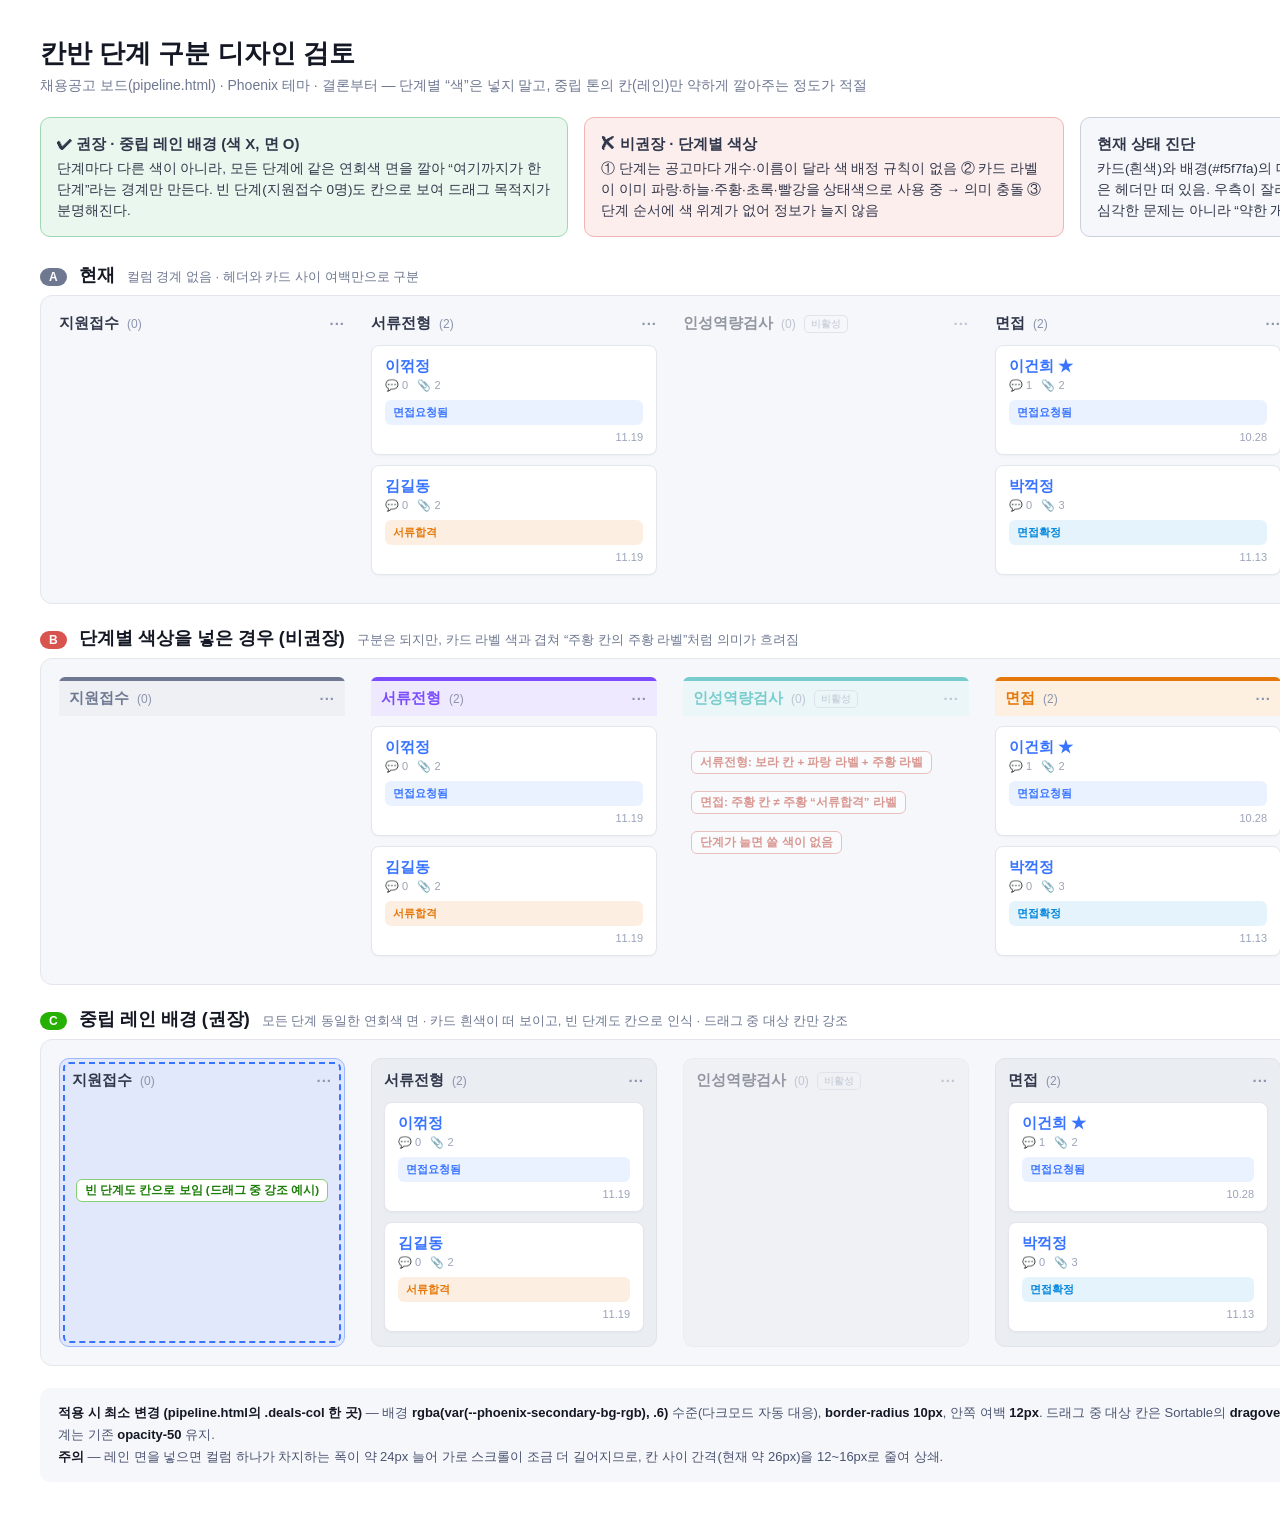
<file: ats/kanban-review.html>
<!doctype html>
<html lang="ko"><head><meta charset="utf-8"><title>칸반 단계 구분 검토</title>
<style>
*{box-sizing:border-box}
body{margin:0;width:1600px;background:#fff;color:#31374a;font-family:"Noto Sans KR","Malgun Gothic",sans-serif;padding:36px 40px 40px}
h1{margin:0 0 6px;font-size:26px;color:#141824}
.sub{color:#6e7891;font-size:14px;margin-bottom:22px}
.verdict{display:grid;grid-template-columns:1.1fr 1fr 1fr;gap:16px;margin-bottom:26px}
.v{border-radius:10px;padding:14px 16px;font-size:13.5px;line-height:1.55;border:1px solid #cbd0dd}
.v b{display:block;font-size:15px;margin-bottom:4px}
.v.main{background:#eaf7ee;border-color:#9fd8b0}
.v.bad{background:#fdeeee;border-color:#f1b3b3}
.v.neu{background:#f5f7fa}
.panel{margin-bottom:22px}
.ptitle{display:flex;align-items:baseline;gap:12px;margin-bottom:8px}
.tag{font-size:12px;font-weight:700;padding:2px 9px;border-radius:99px;color:#fff}
.t-a{background:#6e7891}.t-b{background:#d9534f}.t-c{background:#25b003}
.ptitle h2{margin:0;font-size:18px;color:#141824}
.ptitle span.d{font-size:13px;color:#6e7891}
.stage{background:#f5f7fa;border:1px solid #e3e6ed;border-radius:12px;padding:18px;display:flex;gap:26px;align-items:stretch}
.col{width:286px;flex:none;position:relative}
.head{display:flex;align-items:center;margin-bottom:12px;font-size:15px;font-weight:700;color:#31374a}
.head small{font-weight:400;color:#8a94ad;margin-left:8px;font-size:12px}
.head .dots{margin-left:auto;color:#8a94ad;letter-spacing:1px}
.pill{font-size:10px;border:1px solid #cbd0dd;border-radius:5px;padding:1px 6px;margin-left:8px;color:#8a94ad;font-weight:400}
.card{background:#fff;border:1px solid #e3e6ed;border-radius:8px;padding:11px 13px;margin-bottom:10px;box-shadow:0 1px 2px rgba(20,24,36,.04)}
.card .n{color:#3874ff;font-weight:700;font-size:15px}
.card .m{font-size:11px;color:#9aa3b8;margin:3px 0 8px}
.lbl{border-radius:6px;padding:5px 8px;font-size:11px;font-weight:700;margin-bottom:6px}
.l-pri{background:rgba(56,116,255,.1);color:#3874ff}
.l-inf{background:rgba(0,133,220,.1);color:#0085dc}
.l-war{background:rgba(229,120,11,.12);color:#e5780b}
.dt{text-align:right;font-size:11px;color:#9aa3b8}
.off{opacity:.5}
/* B: 단계별 색상 */
.b .col{border-top:4px solid var(--c);border-radius:6px 6px 0 0;padding:0}
.b .head{background:var(--bg);padding:8px 10px;margin-bottom:10px}
.b .head{color:var(--c)}
.b .col .cards{padding:0 0}
/* C: 중립 레인 */
.c .col{background:#eaedf2;padding-bottom:2px;border:1px solid #dfe3ea;border-radius:10px;padding:12px 12px 4px}
.c .col.hot{background:#e1e8fb;border-color:#9db8ff;outline:2px dashed #3874ff;outline-offset:-6px}
.note{position:absolute;font-size:11.5px;font-weight:700;color:#c0392b;background:#fff;border:1.5px solid #e08a84;border-radius:6px;padding:3px 8px;z-index:3;white-space:nowrap}
.cnote{position:absolute;font-size:11.5px;font-weight:700;color:#1a7d05;background:#fff;border:1.5px solid #86cf72;border-radius:6px;padding:3px 8px;z-index:3;white-space:nowrap}
.foot{margin-top:6px;font-size:13px;color:#4a5370;line-height:1.7;background:#f5f7fa;border-radius:10px;padding:14px 18px}
.foot b{color:#141824}
</style></head><body>
<h1>칸반 단계 구분 디자인 검토</h1>
<div class="sub">채용공고 보드(pipeline.html) · Phoenix 테마 · 결론부터 — 단계별 “색”은 넣지 말고, 중립 톤의 칸(레인)만 약하게 깔아주는 정도가 적절</div>

<div class="verdict">
  <div class="v main"><b>✔ 권장 · 중립 레인 배경 (색 X, 면 O)</b>단계마다 다른 색이 아니라, 모든 단계에 같은 연회색 면을 깔아 “여기까지가 한 단계”라는 경계만 만든다. 빈 단계(지원접수 0명)도 칸으로 보여 드래그 목적지가 분명해진다.</div>
  <div class="v bad"><b>✘ 비권장 · 단계별 색상</b>① 단계는 공고마다 개수·이름이 달라 색 배정 규칙이 없음 ② 카드 라벨이 이미 파랑·하늘·주황·초록·빨강을 상태색으로 사용 중 → 의미 충돌 ③ 단계 순서에 색 위계가 없어 정보가 늘지 않음</div>
  <div class="v neu"><b>현재 상태 진단</b>카드(흰색)와 배경(#f5f7fa)의 대비가 약해 컬럼 폭이 안 보이고, 빈 컬럼은 헤더만 떠 있음. 우측이 잘려도(가로 스크롤) 단계 경계 단서가 없음. 심각한 문제는 아니라 “약한 개선” 수준.</div>
</div>

<!-- A -->
<div class="panel">
  <div class="ptitle"><span class="tag t-a">A</span><h2>현재</h2><span class="d">컬럼 경계 없음 · 헤더와 카드 사이 여백만으로 구분</span></div>
  <div class="stage a" id="A"></div>
</div>
<!-- B -->
<div class="panel">
  <div class="ptitle"><span class="tag t-b">B</span><h2>단계별 색상을 넣은 경우 (비권장)</h2><span class="d">구분은 되지만, 카드 라벨 색과 겹쳐 “주황 칸의 주황 라벨”처럼 의미가 흐려짐</span></div>
  <div class="stage b" id="B"></div>
</div>
<!-- C -->
<div class="panel">
  <div class="ptitle"><span class="tag t-c">C</span><h2>중립 레인 배경 (권장)</h2><span class="d">모든 단계 동일한 연회색 면 · 카드 흰색이 떠 보이고, 빈 단계도 칸으로 인식 · 드래그 중 대상 칸만 강조</span></div>
  <div class="stage c" id="C"></div>
</div>

<div class="foot">
<b>적용 시 최소 변경 (pipeline.html의 .deals-col 한 곳)</b> — 배경 <b>rgba(var(--phoenix-secondary-bg-rgb), .6)</b> 수준(다크모드 자동 대응), <b>border-radius 10px</b>, 안쪽 여백 <b>12px</b>. 드래그 중 대상 칸은 Sortable의 <b>dragover</b> 클래스로 연한 primary 면만 추가. 비활성 단계는 기존 <b>opacity-50</b> 유지.<br>
<b>주의</b> — 레인 면을 넣으면 컬럼 하나가 차지하는 폭이 약 24px 늘어 가로 스크롤이 조금 더 길어지므로, 칸 사이 간격(현재 약 26px)을 12~16px로 줄여 상쇄.
</div>

<script>
const steps=[
 {name:'지원접수',cnt:0,c:'#6e7891',bg:'#eef0f4',cards:[]},
 {name:'서류전형',cnt:2,c:'#7c4dff',bg:'#efe9ff',cards:[
   {n:'이꺾정',m:'0 · 2',l:['l-pri','면접요청됨'],d:'11.19'},
   {n:'김길동',m:'0 · 2',l:['l-war','서류합격'],d:'11.19'}]},
 {name:'인성역량검사',cnt:0,c:'#00a3a3',bg:'#e0f6f6',off:true,cards:[]},
 {name:'면접',cnt:2,c:'#e5780b',bg:'#fdf0e1',cards:[
   {n:'이건희 ★',m:'1 · 2',l:['l-pri','면접요청됨'],d:'10.28'},
   {n:'박꺽정',m:'0 · 3',l:['l-inf','면접확정'],d:'11.13'}]}
];
function col(s,mode){
  const cards=s.cards.map(k=>`<div class="card"><div class="n">${k.n}</div><div class="m">💬 ${k.m.split(' · ')[0]} &nbsp; 📎 ${k.m.split(' · ')[1]}</div><div class="lbl ${k.l[0]}">${k.l[1]}</div><div class="dt">${k.d}</div></div>`).join('');
  const hot = mode==='C' && s.name==='지원접수';
  return `<div class="col ${s.off?'off':''} ${hot?'hot':''}" style="--c:${s.c};--bg:${s.bg}"><div class="head">${s.name}<small>(${s.cnt})</small>${s.off?'<span class="pill">비활성</span>':''}<span class="dots">···</span></div>${cards}</div>`;
}
for(const m of ['A','B','C']){
  document.getElementById(m).innerHTML=steps.map(s=>col(s,m)).join('');
}
// 주석
const B=document.getElementById('B').children;
B[2].insertAdjacentHTML('beforeend','<div class="note" style="left:8px;top:70px">서류전형: 보라 칸 + 파랑 라벨 + 주황 라벨</div><div class="note" style="left:8px;top:110px">면접: 주황 칸 ≠ 주황 “서류합격” 라벨</div><div class="note" style="left:8px;top:150px">단계가 늘면 쓸 색이 없음</div>');
const C=document.getElementById('C').children;
C[0].insertAdjacentHTML('beforeend','<div class="cnote" style="left:16px;top:120px">빈 단계도 칸으로 보임 (드래그 중 강조 예시)</div>');
C[1].insertAdjacentHTML('beforeend','<div class="cnote" style="left:150px;top:-3px;display:none">x</div>');
</script>
</body></html>
</file>
<file: osd/v1-ledger/style.css>
/* 1안 접수대장: 소나무색 사이드바와 촘촘한 표 중심의 스타일 */
:root {
  --bg: #f1f3f1; --panel: #fff; --ink: #18211e; --sub: #5c6964; --line: #d9dfdb; --line2: #edf0ee;
  --pine: #11372d; --pine2: #1a4a3d; --pine-t: #b6c9c1; --main: #1b6b50; --main-d: #14523d;
  --red: #b3261e; --amber: #a96200; --blue: #2a5c9c; --indigo: #3a4795; --green: #21743f; --grey: #6a7570; --mute: #97a29d;
  --memo: #fff6d6;
  font-family: 'IBM Plex Sans KR', 'Malgun Gothic', sans-serif; font-size: 14px; line-height: 1.5; color: var(--ink);
}
* { box-sizing: border-box; }
body { margin: 0; background: var(--bg); font-variant-numeric: tabular-nums; }
[hidden] { display: none !important; }
a { color: inherit; text-decoration: none; }
button, input, select, textarea { font: inherit; color: inherit; }
:focus-visible { outline: 2px solid #2b7bd6; outline-offset: 2px; }
h1, h2, p { margin: 0; }
.ico { width: 18px; height: 18px; flex: none; }
[data-i] { display: inline-flex; }

/* 버튼·입력 */
.btn { display: inline-flex; align-items: center; justify-content: center; gap: 6px; height: 32px; padding: 0 14px; border: 1px solid var(--line); background: #fff; border-radius: 3px; cursor: pointer; white-space: nowrap; }
.btn:hover { background: #f3f6f4; }
.btn.pri { background: var(--main); border-color: var(--main); color: #fff; }
.btn.pri:hover { background: var(--main-d); }
.btn.sm { height: 26px; padding: 0 9px; font-size: 12.5px; }
.btn.wide { width: 100%; height: 40px; }
input[type=text], input[type=password], input[type=search], input[type=date], input[type=month], select, textarea { border: 1px solid var(--line); border-radius: 3px; background: #fff; padding: 0 8px; height: 30px; }
textarea { height: auto; padding: 8px; resize: vertical; width: 100%; }
.tag { display: inline-block; margin-left: 6px; padding: 0 6px; border: 1px solid var(--ink); border-radius: 3px; font-size: 11.5px; line-height: 18px; }
.tag.red { background: var(--red); border-color: var(--red); color: #fff; }

/* 상태 배지 */
.bd { display: inline-block; padding: 0 8px; border: 1px solid; border-radius: 3px; font-size: 12px; font-weight: 500; line-height: 20px; }
.bd-reg { color: var(--grey); background: #f0f2f1; }
.bd-acc { color: var(--blue); background: #eaf1fa; }
.bd-prog { color: var(--indigo); background: #ecedf8; }
.bd-hold { color: var(--amber); background: #fdf1de; }
.bd-done { color: var(--green); background: #e8f4ec; }
.bd-cancel { color: var(--mute); background: #f7f8f7; }

/* 로그인 */
.login { min-height: 100vh; display: grid; grid-template-columns: minmax(340px, 5fr) 7fr; }
.login-art { background: var(--pine) repeating-linear-gradient(0deg, transparent 0 31px, rgba(255, 255, 255, .07) 31px 32px); color: #fff; padding: 32px 40px; display: flex; flex-direction: column; justify-content: space-between; }
.login-line { font-size: 22px; font-weight: 500; line-height: 1.6; max-width: 20em; padding-bottom: 8px; }
.login-body { display: grid; place-items: center; padding: 32px; }
.login-box { width: min(380px, 100%); }
.login-box h1 { font-size: 22px; margin-bottom: 8px; }
.login-box h2 { font-size: 15px; margin: 36px 0 4px; padding-top: 24px; border-top: 1px solid var(--line); }
.login-box p { color: var(--sub); margin-bottom: 16px; }
.login-box .hint { font-size: 13px; margin-bottom: 12px; }
.login-box label { display: block; margin-bottom: 10px; font-size: 13px; color: var(--sub); }
.login-box input { display: block; width: 100%; height: 36px; margin-top: 4px; }

/* 셸 */
.shell { display: grid; grid-template: "top top" 52px "side main" 1fr / 232px minmax(0, 1fr); min-height: 100vh; }
.top { grid-area: top; display: flex; align-items: center; background: #fff; border-bottom: 1px solid var(--line); position: sticky; top: 0; z-index: 5; }
.brand { display: flex; align-items: center; gap: 10px; font-weight: 600; letter-spacing: 0; }
.top .brand { width: 232px; height: 100%; padding: 0 18px; background: var(--pine); color: #fff; }
.mark { width: 22px; height: 22px; }
.gsearch { display: flex; align-items: center; gap: 8px; margin-left: 24px; width: 340px; height: 32px; padding: 0 10px; border: 1px solid var(--line); border-radius: 3px; color: var(--sub); }
.gsearch input { border: 0; outline: 0; flex: 1; height: 100%; padding: 0; background: none; }
.top-r { margin-left: auto; display: flex; align-items: center; gap: 14px; padding-right: 20px; }
.icon-btn { position: relative; border: 0; background: none; padding: 6px; cursor: pointer; color: var(--sub); }
.icon-btn .dot { position: absolute; top: 5px; right: 5px; width: 7px; height: 7px; border-radius: 50%; background: var(--red); }
.user { display: flex; flex-direction: column; line-height: 1.3; text-align: right; }
.user span { font-size: 12px; color: var(--sub); }
.side { grid-area: side; background: var(--pine); color: var(--pine-t); padding: 8px 0 24px; }
.side a { display: flex; align-items: center; gap: 10px; padding: 8px 18px; border-left: 3px solid transparent; }
.side a:hover { background: rgba(255, 255, 255, .06); color: #fff; }
.side a[aria-current] { background: var(--pine2); color: #fff; border-left-color: #8fddb9; font-weight: 500; }
.side .n { margin-left: auto; font-style: normal; font-size: 12px; background: var(--red); color: #fff; border-radius: 9px; padding: 0 7px; }
.grp { padding: 16px 18px 4px; font-size: 12px; color: #7f988e; }
main { grid-area: main; padding: 20px 24px 40px; min-width: 0; }

/* 공통 블록 */
.head { margin-bottom: 14px; }
.head.row { display: flex; justify-content: space-between; align-items: flex-end; gap: 16px; }
.head h1 { font-size: 20px; font-weight: 600; }
.head p { color: var(--sub); font-size: 13px; }
.back { display: inline-block; font-size: 12.5px; color: var(--sub); margin-bottom: 4px; }
.back::before { content: '<'; margin-right: 6px; }
.acts { display: inline-flex; gap: 6px; margin-left: auto; }
.filters { display: flex; flex-wrap: wrap; align-items: center; gap: 10px 22px; padding: 12px 14px; background: var(--panel); border: 1px solid var(--line); font-size: 13px; }
.filters label { display: inline-flex; align-items: center; gap: 8px; color: var(--sub); white-space: nowrap; }
.filters .grow { flex: 1; min-width: 220px; }
.filters .grow input { flex: 1; }
.chk { display: inline-flex; align-items: center; gap: 6px; }
.radios { display: inline-flex; gap: 12px; }
.tabs { display: flex; margin-top: 16px; border-bottom: 1px solid var(--line); }
.tabs a { padding: 9px 16px; border-bottom: 2px solid transparent; margin-bottom: -1px; color: var(--sub); }
.tabs a[aria-selected=true] { color: var(--ink); border-bottom-color: var(--main); font-weight: 600; }
.tabs span { margin-left: 6px; font-size: 12px; color: var(--sub); }
.foot { margin-top: 10px; color: var(--sub); font-size: 13px; }
.box { background: var(--panel); border: 1px solid var(--line); padding: 14px 16px; }
.box h2 { font-size: 14px; font-weight: 600; margin-bottom: 10px; }
.box.flush { padding: 0; margin-top: 16px; }
.pad { padding: 14px 16px 0; margin-bottom: 8px !important; }

/* 표 */
.scroll { overflow-x: auto; }
.tbl { width: 100%; border-collapse: collapse; background: #fff; font-size: 13px; }
.tbl th { background: #f6f8f7; color: var(--sub); font-weight: 600; font-size: 12.5px; padding: 8px 10px; border-bottom: 1px solid var(--line); border-top: 1px solid var(--line); white-space: nowrap; text-align: left; }
.tbl td { padding: 9px 10px; border-bottom: 1px solid var(--line2); white-space: nowrap; }
.tbl tbody tr:hover { background: #f7faf8; }
.tbl .c { text-align: center; } .tbl .r { text-align: right; }
.tbl tr.urgent td:first-child { box-shadow: inset 3px 0 0 var(--red); }
.tbl .over { color: var(--red); font-weight: 500; }
.tbl .total td { background: #f6f8f7; font-weight: 600; border-top: 1px solid var(--line); }
.lnk { color: var(--main); text-decoration: underline; text-underline-offset: 2px; }
.sum { display: inline-block; max-width: 210px; overflow: hidden; text-overflow: ellipsis; white-space: nowrap; vertical-align: bottom; }
.gauge { display: inline-block; width: 56px; height: 6px; margin-left: 8px; background: #e3e8e5; vertical-align: middle; }
.gauge i { display: block; height: 100%; background: var(--main); }
.gauge.over i { background: var(--red); }

/* 처리 상세 */
.cols { display: grid; grid-template-columns: minmax(0, 1fr) 320px; gap: 16px; align-items: start; }
.stack { display: grid; gap: 16px; min-width: 0; }
.kv { display: grid; grid-template-columns: 76px 1fr; margin: 0; }
.kv dt, .kv dd { margin: 0; padding: 8px 0; border-top: 1px solid var(--line2); }
.kv dt { color: var(--sub); font-size: 13px; }
.kv.narrow dd { display: flex; align-items: center; gap: 8px; flex-wrap: wrap; }
.kv.narrow select { width: 100%; }
.pre { white-space: pre-line; }
.tl { list-style: none; margin: 0; padding: 0; }
.tl li { display: grid; grid-template-columns: 92px 64px 1fr; gap: 10px; padding: 10px 0; border-top: 1px solid var(--line2); }
.tl time { color: var(--sub); font-size: 12.5px; }
.tl .kd { font-size: 12px; color: var(--sub); }
.tl p { margin-top: 2px; }
.tl .sys { color: var(--sub); }
.tl .memo { background: var(--memo); border-left: 3px solid var(--amber); padding-left: 10px; margin-left: -13px; }
.tl .memo em { font-style: normal; font-size: 12px; color: var(--amber); margin-left: 8px; }
.reply.memo { background: var(--memo); border-color: #e3cf8a; }
.rtabs { display: flex; gap: 4px; margin-bottom: 8px; }
.rtabs button { border: 0; background: none; padding: 5px 12px; cursor: pointer; border-bottom: 2px solid transparent; color: var(--sub); }
.rtabs button.on { color: var(--ink); font-weight: 600; border-bottom-color: var(--main); }
.rbar { display: flex; justify-content: space-between; margin-top: 8px; }

/* 통계 */
.metrics { display: grid; grid-template-columns: repeat(4, 1fr); margin-top: 16px; background: var(--panel); border: 1px solid var(--line); }
.metrics div { padding: 14px 16px; border-right: 1px solid var(--line2); border-bottom: 1px solid var(--line2); }
.metrics div:nth-child(4n) { border-right: 0; } .metrics div:nth-child(n+5) { border-bottom: 0; }
.metrics span { display: block; color: var(--sub); font-size: 13px; }
.metrics b { font-size: 24px; font-weight: 600; }
.metrics small { margin-left: 4px; font-size: 12.5px; font-weight: 400; color: var(--sub); }
.charts { display: grid; grid-template-columns: minmax(0, 2fr) minmax(260px, 1fr); gap: 16px; margin-top: 16px; }
.legend { display: flex; align-items: center; gap: 6px; font-size: 12.5px; color: var(--sub); margin: -4px 0 4px; }
.legend i { display: inline-block; }
.lg-bar { width: 10px; height: 10px; background: var(--pine2); } .lg-line { width: 14px; height: 2px; background: var(--red); margin-left: 10px; }
.chart svg, .donut svg { width: 100%; height: auto; display: block; }
.c-grid { stroke: var(--line2); } .c-lbl { font-size: 11px; fill: var(--sub); }
.c-bar { fill: var(--pine2); } .c-line { fill: none; stroke: var(--red); stroke-width: 2; } .c-dot { fill: #fff; stroke: var(--red); stroke-width: 2; }
.c-arc { fill: none; stroke-width: 14; } .c-big { font-size: 22px; font-weight: 600; fill: var(--ink); }
.a5 { stroke: #11372d; background: #11372d; } .a4 { stroke: #3f7a67; background: #3f7a67; } .a3 { stroke: #8fb5a7; background: #8fb5a7; } .a2 { stroke: #c9a46b; background: #c9a46b; } .a1 { stroke: #b3261e; background: #b3261e; }
.donut { width: 150px; margin: 0 auto; }
.sat { list-style: none; margin: 12px 0 0; padding: 0; font-size: 13px; }
.sat li { display: flex; align-items: center; gap: 8px; padding: 3px 0; }
.sat i { width: 10px; height: 10px; } .sat b { margin-left: auto; font-weight: 500; }

@media (max-width: 1000px) {
  .shell { grid-template: "top" 52px "main" 1fr / 1fr; } .side { display: none; }
  .top .brand { width: auto; } .gsearch, .user { display: none; }
  .cols, .charts, .login { grid-template-columns: 1fr; } .login-art { min-height: 200px; }
  .metrics { grid-template-columns: repeat(2, 1fr); }
}
@media (prefers-reduced-motion: reduce) { * { transition: none !important; } }
</file>
